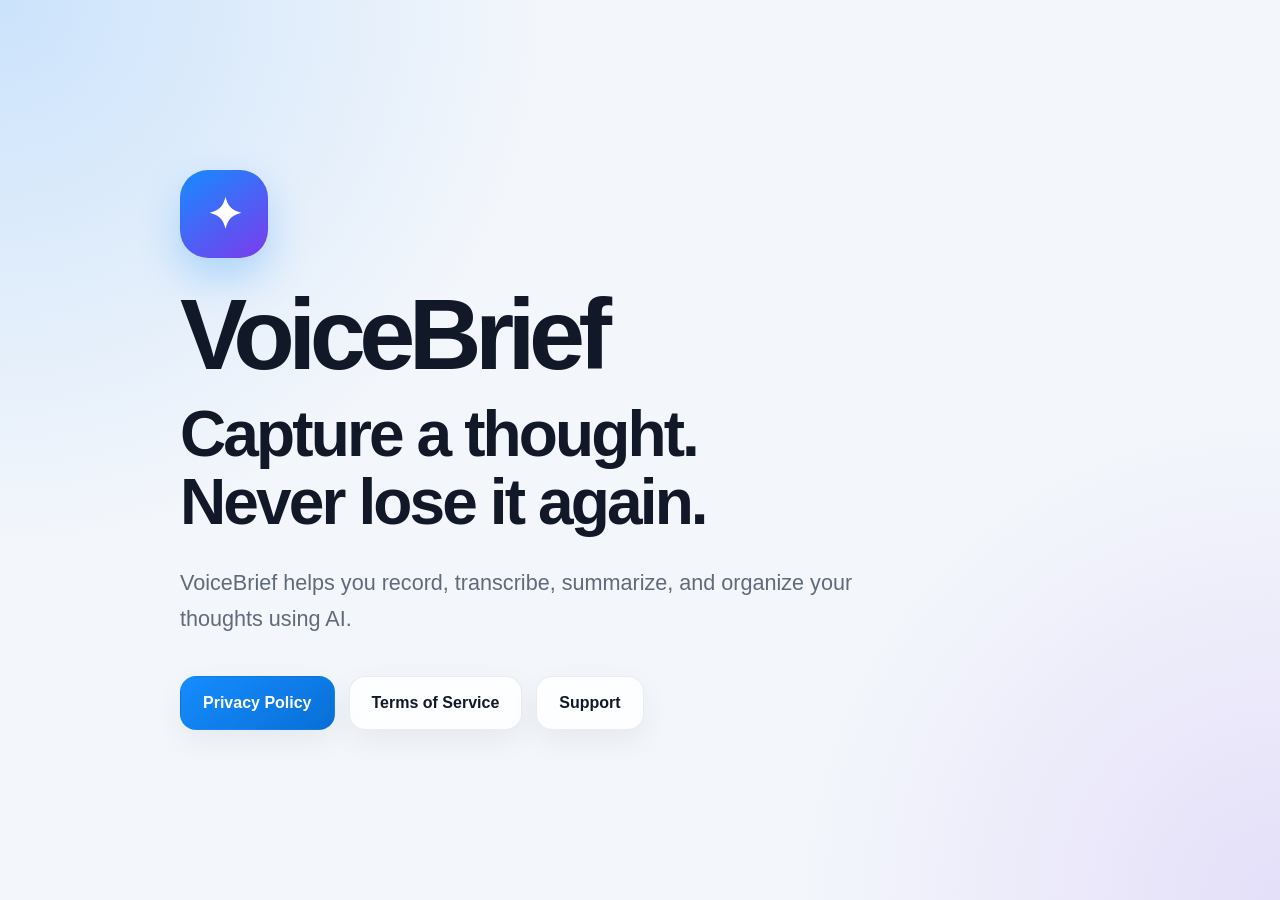
<file: index.html>
<!DOCTYPE html>
<html lang="en">
<head>
    <meta charset="UTF-8">
    <meta name="viewport" content="width=device-width, initial-scale=1.0">
    <title>VoiceBrief</title>

    <link rel="stylesheet" href="style.css">
</head>

<body>

<div class="container">

<h1>VoiceBrief</h1>

<h2>Capture a thought.<br>Never lose it again.</h2>

<p>
VoiceBrief helps you record, transcribe, summarize, and organize your thoughts using AI.
</p>

<div class="buttons">

<a href="privacy.html">Privacy Policy</a>

<a href="terms.html">Terms of Service</a>

<a href="support.html">Support</a>

</div>

</div>

</body>
</html>
</file>
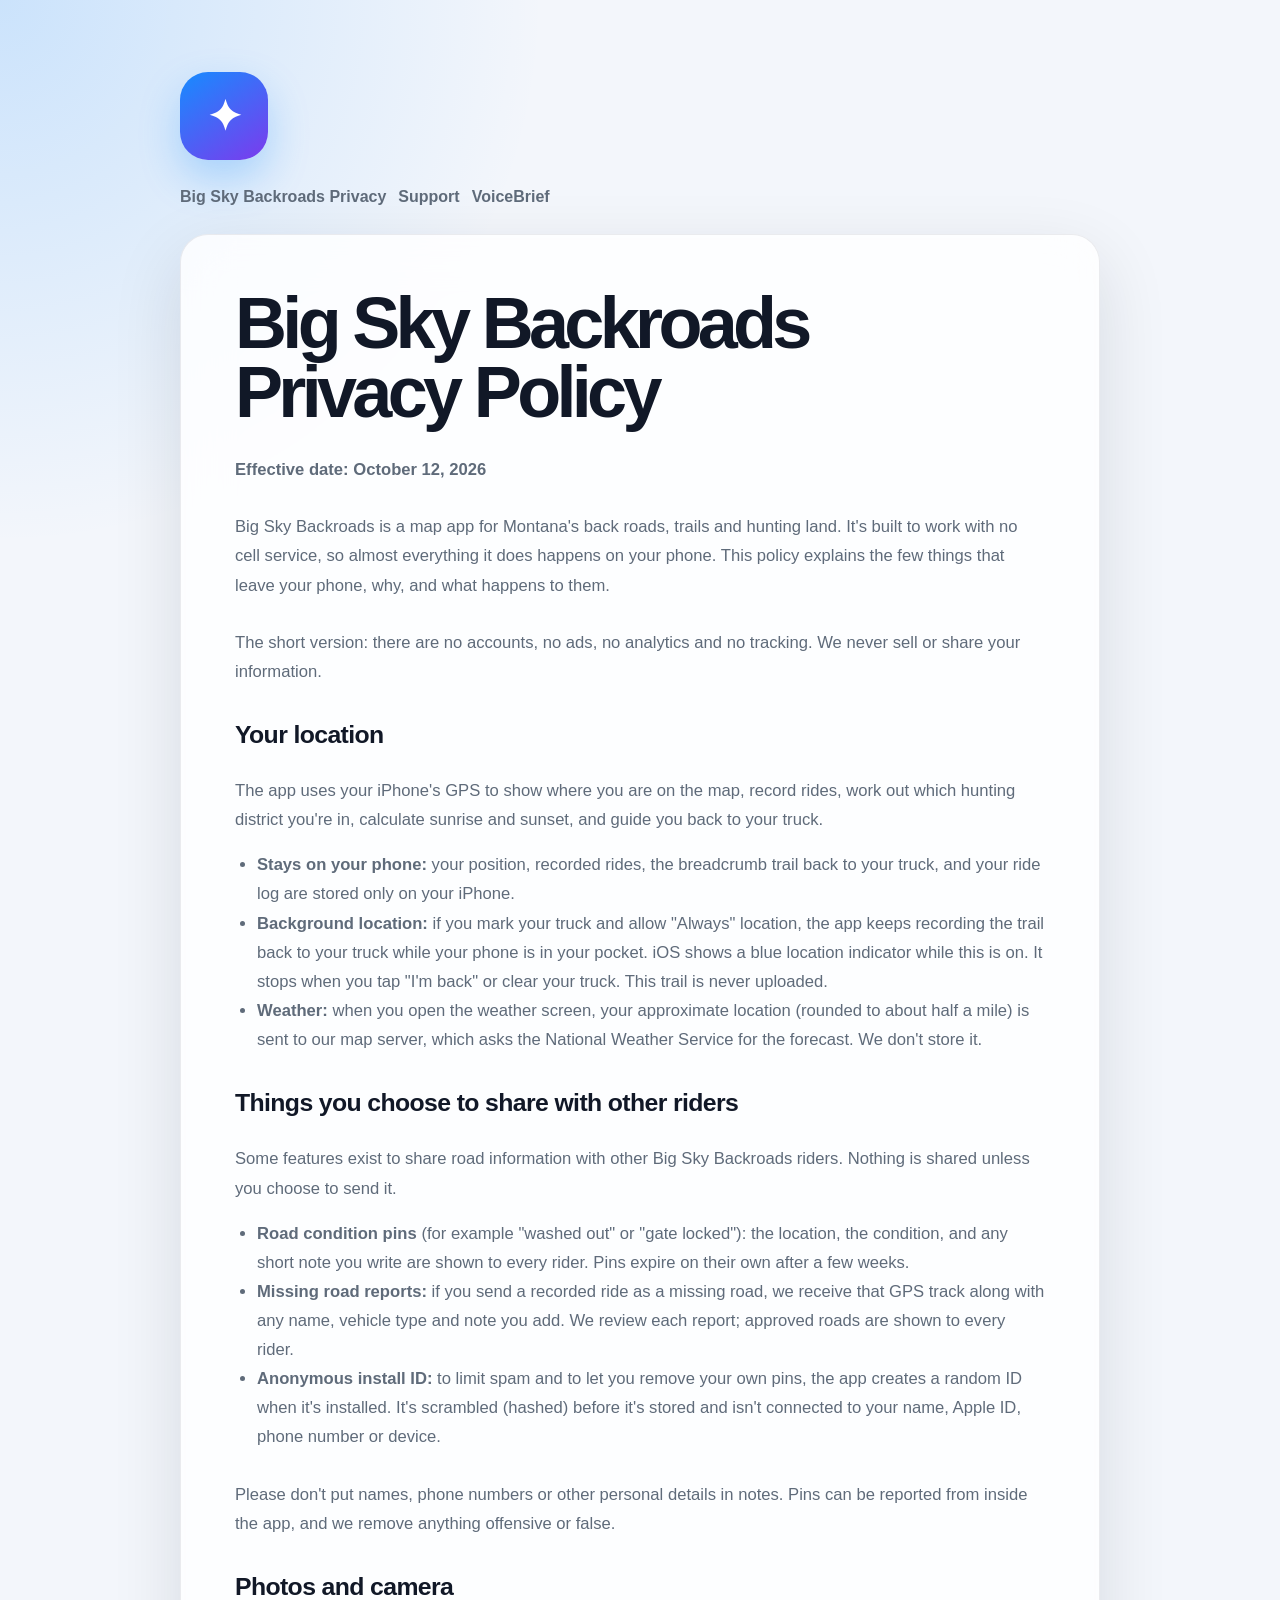
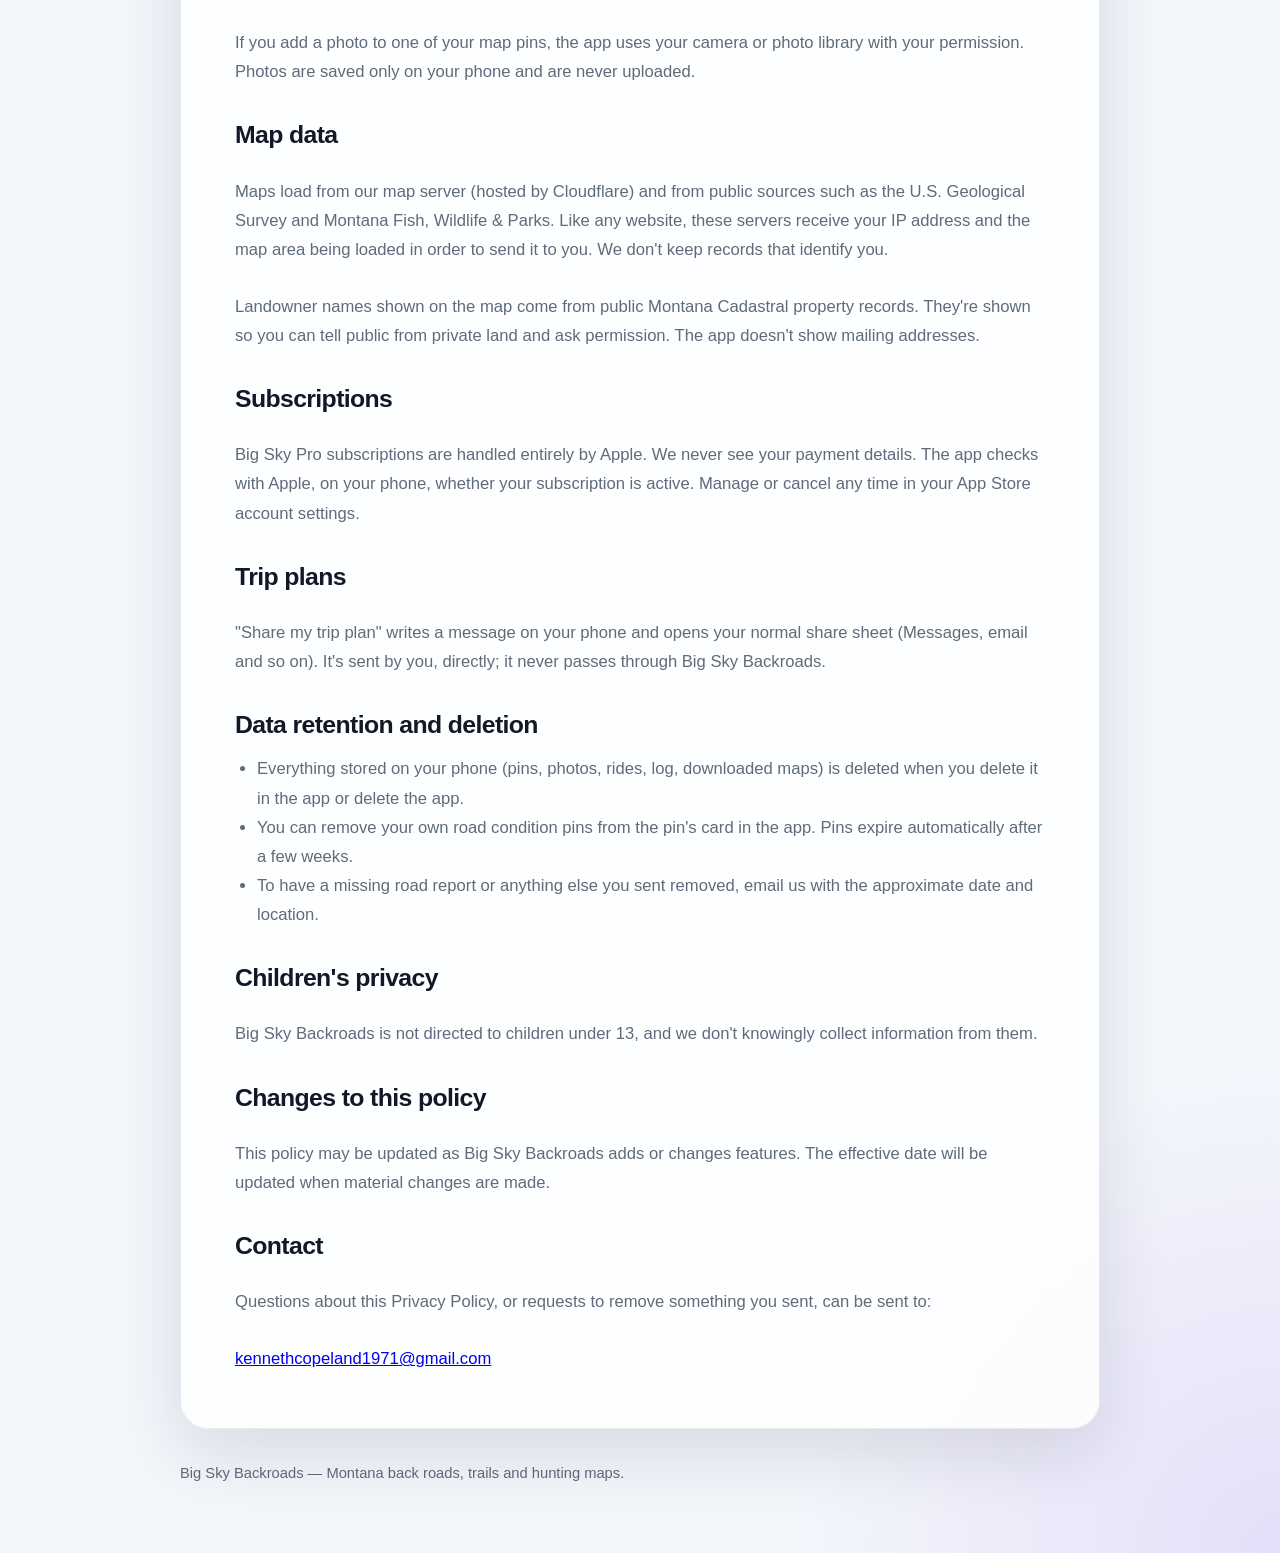
<file: bigsky-privacy.html>
<!DOCTYPE html>
<html lang="en">
<head>
    <meta charset="UTF-8">
    <meta name="viewport" content="width=device-width, initial-scale=1.0">
    <title>Big Sky Backroads Privacy Policy</title>
    <meta
        name="description"
        content="Privacy Policy for Big Sky Backroads, the Montana off-road, back roads and hunting map app for iPhone."
    >
    <link rel="stylesheet" href="style.css">
</head>

<body>

<main class="container policy-page">
    <nav class="site-nav" aria-label="Primary navigation">
        <a href="bigsky-privacy.html">Big Sky Backroads Privacy</a>
        <a href="bigsky-support.html">Support</a>
        <a href="index.html">VoiceBrief</a>
    </nav>

    <article class="policy-card">
        <h1>Big Sky Backroads Privacy Policy</h1>

        <p>
            <strong>Effective date: October 12, 2026</strong>
        </p>

        <p>
            Big Sky Backroads is a map app for Montana's back roads, trails and
            hunting land. It's built to work with no cell service, so almost
            everything it does happens on your phone. This policy explains the
            few things that leave your phone, why, and what happens to them.
        </p>

        <p>
            The short version: there are no accounts, no ads, no analytics and
            no tracking. We never sell or share your information.
        </p>

        <h2>Your location</h2>

        <p>
            The app uses your iPhone's GPS to show where you are on the map,
            record rides, work out which hunting district you're in, calculate
            sunrise and sunset, and guide you back to your truck.
        </p>

        <ul>
            <li>
                <strong>Stays on your phone:</strong> your position, recorded
                rides, the breadcrumb trail back to your truck, and your ride
                log are stored only on your iPhone.
            </li>
            <li>
                <strong>Background location:</strong> if you mark your truck
                and allow "Always" location, the app keeps recording the trail
                back to your truck while your phone is in your pocket. iOS
                shows a blue location indicator while this is on. It stops when
                you tap "I'm back" or clear your truck. This trail is never
                uploaded.
            </li>
            <li>
                <strong>Weather:</strong> when you open the weather screen,
                your approximate location (rounded to about half a mile) is
                sent to our map server, which asks the National Weather Service
                for the forecast. We don't store it.
            </li>
        </ul>

        <h2>Things you choose to share with other riders</h2>

        <p>
            Some features exist to share road information with other Big Sky
            Backroads riders. Nothing is shared unless you choose to send it.
        </p>

        <ul>
            <li>
                <strong>Road condition pins</strong> (for example "washed out"
                or "gate locked"): the location, the condition, and any short
                note you write are shown to every rider. Pins expire on their
                own after a few weeks.
            </li>
            <li>
                <strong>Missing road reports:</strong> if you send a recorded
                ride as a missing road, we receive that GPS track along with
                any name, vehicle type and note you add. We review each report;
                approved roads are shown to every rider.
            </li>
            <li>
                <strong>Anonymous install ID:</strong> to limit spam and to let
                you remove your own pins, the app creates a random ID when it's
                installed. It's scrambled (hashed) before it's stored and isn't
                connected to your name, Apple ID, phone number or device.
            </li>
        </ul>

        <p>
            Please don't put names, phone numbers or other personal details in
            notes. Pins can be reported from inside the app, and we remove
            anything offensive or false.
        </p>

        <h2>Photos and camera</h2>

        <p>
            If you add a photo to one of your map pins, the app uses your
            camera or photo library with your permission. Photos are saved only
            on your phone and are never uploaded.
        </p>

        <h2>Map data</h2>

        <p>
            Maps load from our map server (hosted by Cloudflare) and from
            public sources such as the U.S. Geological Survey and Montana Fish,
            Wildlife &amp; Parks. Like any website, these servers receive your
            IP address and the map area being loaded in order to send it to
            you. We don't keep records that identify you.
        </p>

        <p>
            Landowner names shown on the map come from public Montana Cadastral
            property records. They're shown so you can tell public from private
            land and ask permission. The app doesn't show mailing addresses.
        </p>

        <h2>Subscriptions</h2>

        <p>
            Big Sky Pro subscriptions are handled entirely by Apple. We never
            see your payment details. The app checks with Apple, on your phone,
            whether your subscription is active. Manage or cancel any time in
            your App Store account settings.
        </p>

        <h2>Trip plans</h2>

        <p>
            "Share my trip plan" writes a message on your phone and opens your
            normal share sheet (Messages, email and so on). It's sent by you,
            directly; it never passes through Big Sky Backroads.
        </p>

        <h2>Data retention and deletion</h2>

        <ul>
            <li>
                Everything stored on your phone (pins, photos, rides, log,
                downloaded maps) is deleted when you delete it in the app or
                delete the app.
            </li>
            <li>
                You can remove your own road condition pins from the pin's card
                in the app. Pins expire automatically after a few weeks.
            </li>
            <li>
                To have a missing road report or anything else you sent
                removed, email us with the approximate date and location.
            </li>
        </ul>

        <h2>Children's privacy</h2>

        <p>
            Big Sky Backroads is not directed to children under 13, and we
            don't knowingly collect information from them.
        </p>

        <h2>Changes to this policy</h2>

        <p>
            This policy may be updated as Big Sky Backroads adds or changes
            features. The effective date will be updated when material changes
            are made.
        </p>

        <h2>Contact</h2>

        <p>
            Questions about this Privacy Policy, or requests to remove
            something you sent, can be sent to:
        </p>

        <p>
            <a href="mailto:kennethcopeland1971@gmail.com">
                kennethcopeland1971@gmail.com
            </a>
        </p>
    </article>

    <footer class="footer">
        Big Sky Backroads — Montana back roads, trails and hunting maps.
    </footer>
</main>

</body>
</html>
</file>
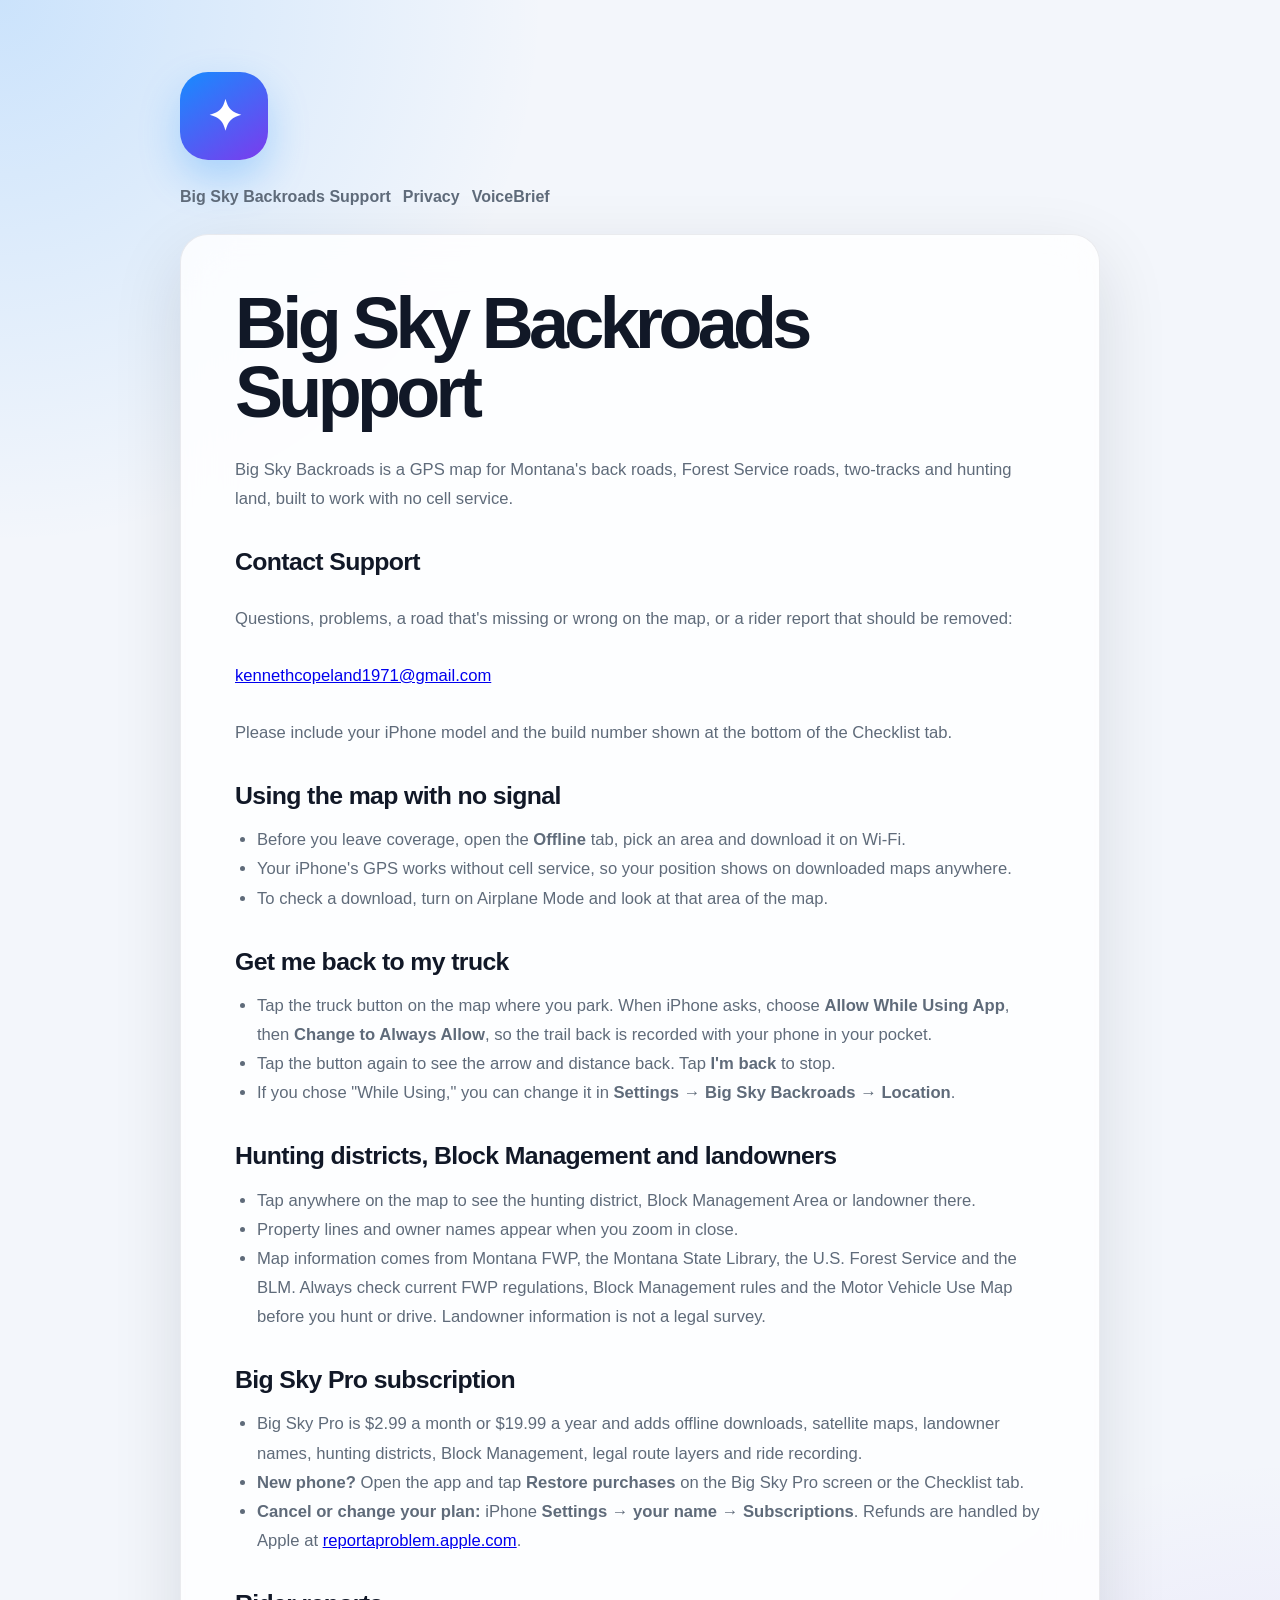
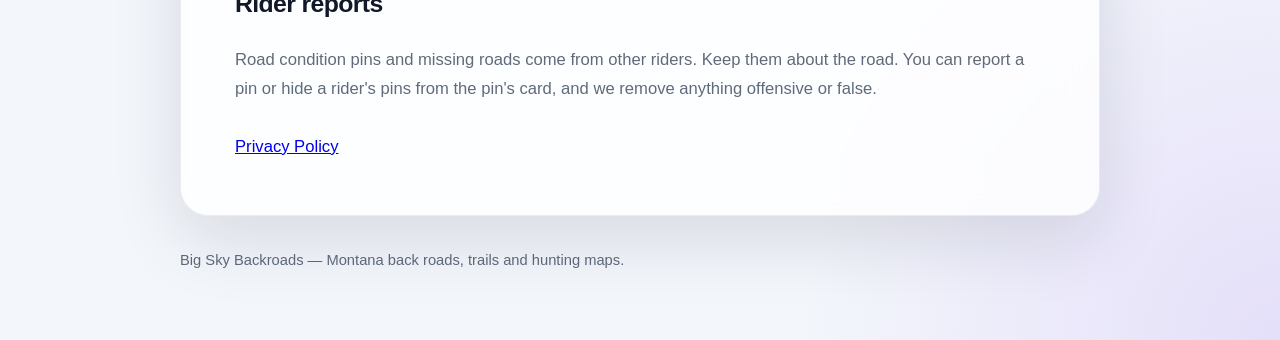
<file: bigsky-support.html>
<!DOCTYPE html>
<html lang="en">
<head>
    <meta charset="UTF-8">
    <meta name="viewport" content="width=device-width, initial-scale=1.0">

    <title>Big Sky Backroads Support</title>

    <meta
        name="description"
        content="Help and support for Big Sky Backroads, the Montana back roads, trails and hunting map app for iPhone."
    >

    <link rel="stylesheet" href="style.css">
</head>

<body>

<main class="container policy-page">

    <nav class="site-nav" aria-label="Primary navigation">
        <a href="bigsky-support.html">Big Sky Backroads Support</a>
        <a href="bigsky-privacy.html">Privacy</a>
        <a href="index.html">VoiceBrief</a>
    </nav>

    <article class="policy-card">

        <h1>Big Sky Backroads Support</h1>

        <p>
            Big Sky Backroads is a GPS map for Montana's back roads, Forest
            Service roads, two-tracks and hunting land, built to work with no
            cell service.
        </p>

        <h2>Contact Support</h2>

        <p>
            Questions, problems, a road that's missing or wrong on the map,
            or a rider report that should be removed:
        </p>

        <p>
            <a href="mailto:kennethcopeland1971@gmail.com?subject=Big%20Sky%20Backroads">
                kennethcopeland1971@gmail.com
            </a>
        </p>

        <p>
            Please include your iPhone model and the build number shown at the
            bottom of the Checklist tab.
        </p>

        <h2>Using the map with no signal</h2>

        <ul>
            <li>
                Before you leave coverage, open the <strong>Offline</strong>
                tab, pick an area and download it on Wi-Fi.
            </li>
            <li>
                Your iPhone's GPS works without cell service, so your position
                shows on downloaded maps anywhere.
            </li>
            <li>
                To check a download, turn on Airplane Mode and look at that
                area of the map.
            </li>
        </ul>

        <h2>Get me back to my truck</h2>

        <ul>
            <li>
                Tap the truck button on the map where you park. When iPhone
                asks, choose <strong>Allow While Using App</strong>, then
                <strong>Change to Always Allow</strong>, so the trail back is
                recorded with your phone in your pocket.
            </li>
            <li>
                Tap the button again to see the arrow and distance back. Tap
                <strong>I'm back</strong> to stop.
            </li>
            <li>
                If you chose "While Using," you can change it in
                <strong>Settings → Big Sky Backroads → Location</strong>.
            </li>
        </ul>

        <h2>Hunting districts, Block Management and landowners</h2>

        <ul>
            <li>
                Tap anywhere on the map to see the hunting district, Block
                Management Area or landowner there.
            </li>
            <li>
                Property lines and owner names appear when you zoom in close.
            </li>
            <li>
                Map information comes from Montana FWP, the Montana State
                Library, the U.S. Forest Service and the BLM. Always check
                current FWP regulations, Block Management rules and the Motor
                Vehicle Use Map before you hunt or drive. Landowner information
                is not a legal survey.
            </li>
        </ul>

        <h2>Big Sky Pro subscription</h2>

        <ul>
            <li>
                Big Sky Pro is $2.99 a month or $19.99 a year and adds offline
                downloads, satellite maps, landowner names, hunting districts,
                Block Management, legal route layers and ride recording.
            </li>
            <li>
                <strong>New phone?</strong> Open the app and tap
                <strong>Restore purchases</strong> on the Big Sky Pro screen or
                the Checklist tab.
            </li>
            <li>
                <strong>Cancel or change your plan:</strong> iPhone
                <strong>Settings → your name → Subscriptions</strong>. Refunds
                are handled by Apple at
                <a href="https://reportaproblem.apple.com">reportaproblem.apple.com</a>.
            </li>
        </ul>

        <h2>Rider reports</h2>

        <p>
            Road condition pins and missing roads come from other riders. Keep
            them about the road. You can report a pin or hide a rider's pins
            from the pin's card, and we remove anything offensive or false.
        </p>

        <p>
            <a href="bigsky-privacy.html">Privacy Policy</a>
        </p>

    </article>

    <footer class="footer">
        Big Sky Backroads — Montana back roads, trails and hunting maps.
    </footer>

</main>

</body>
</html>
</file>
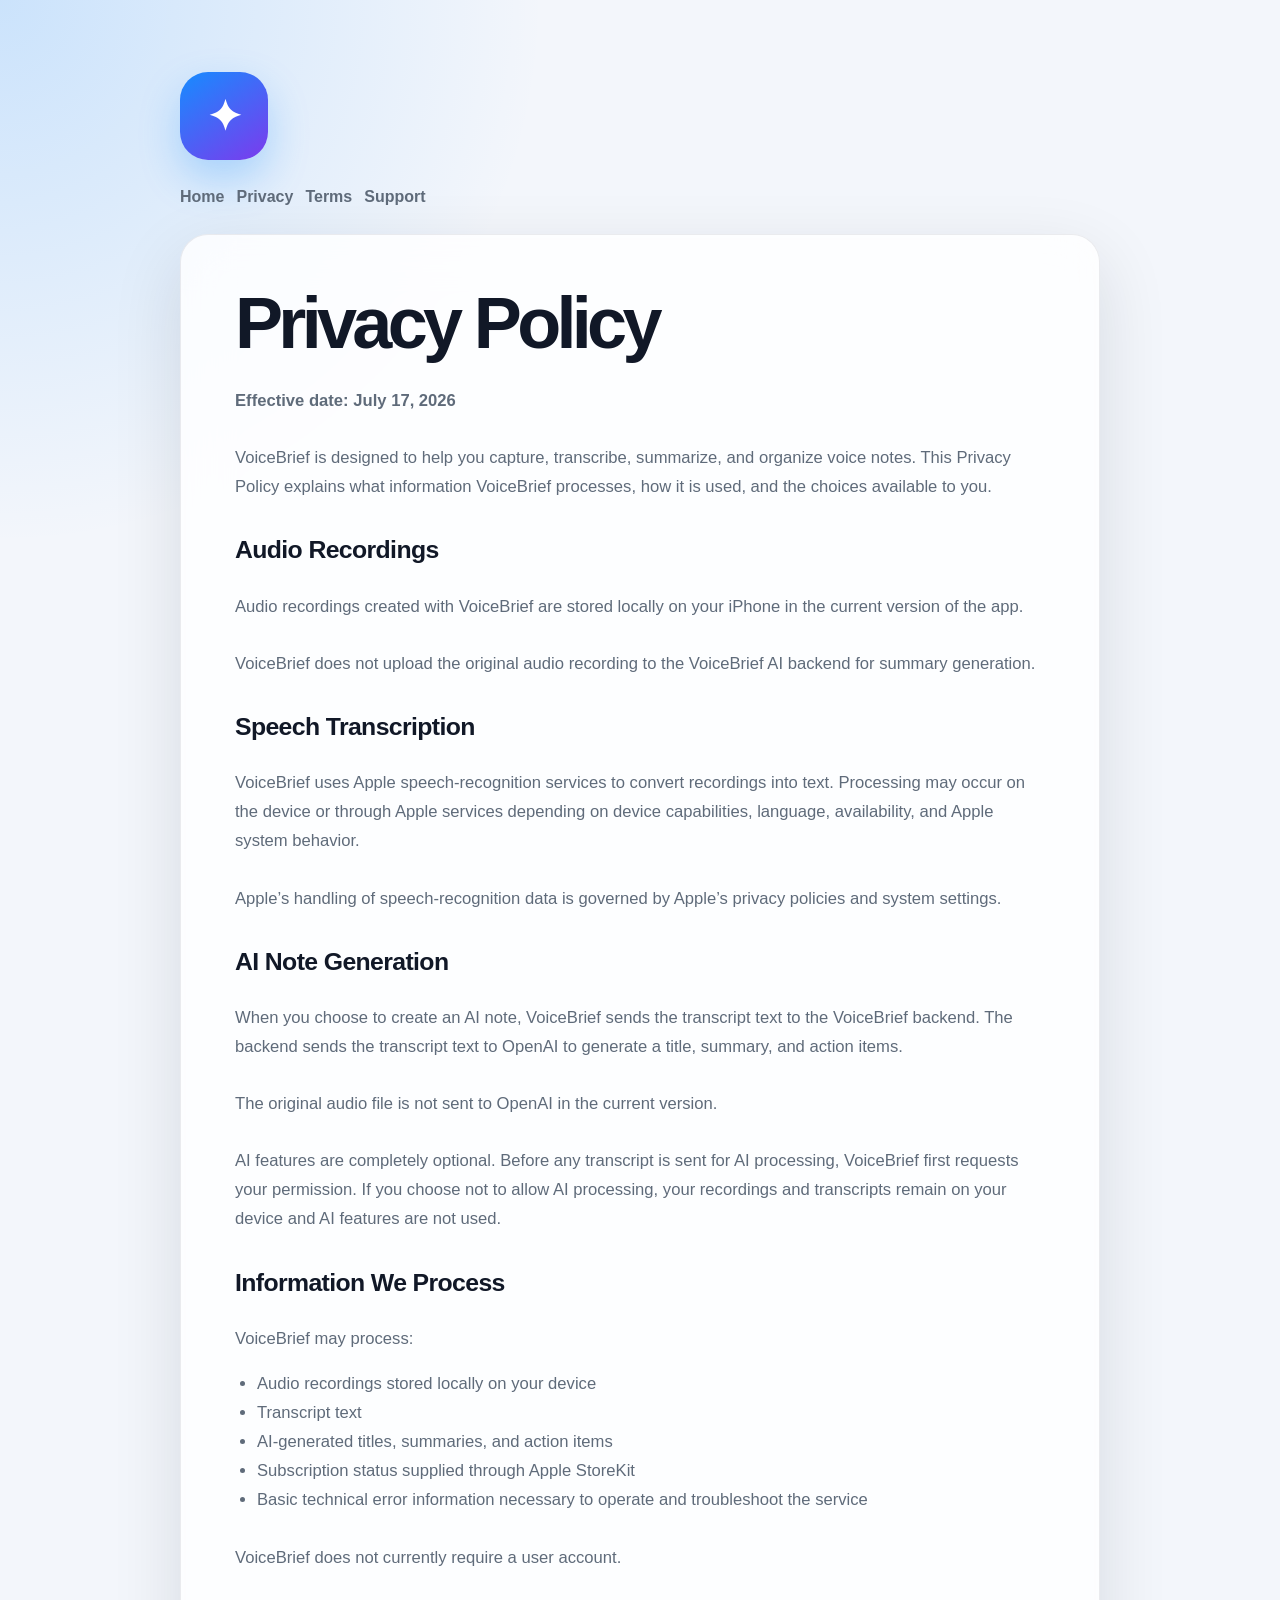
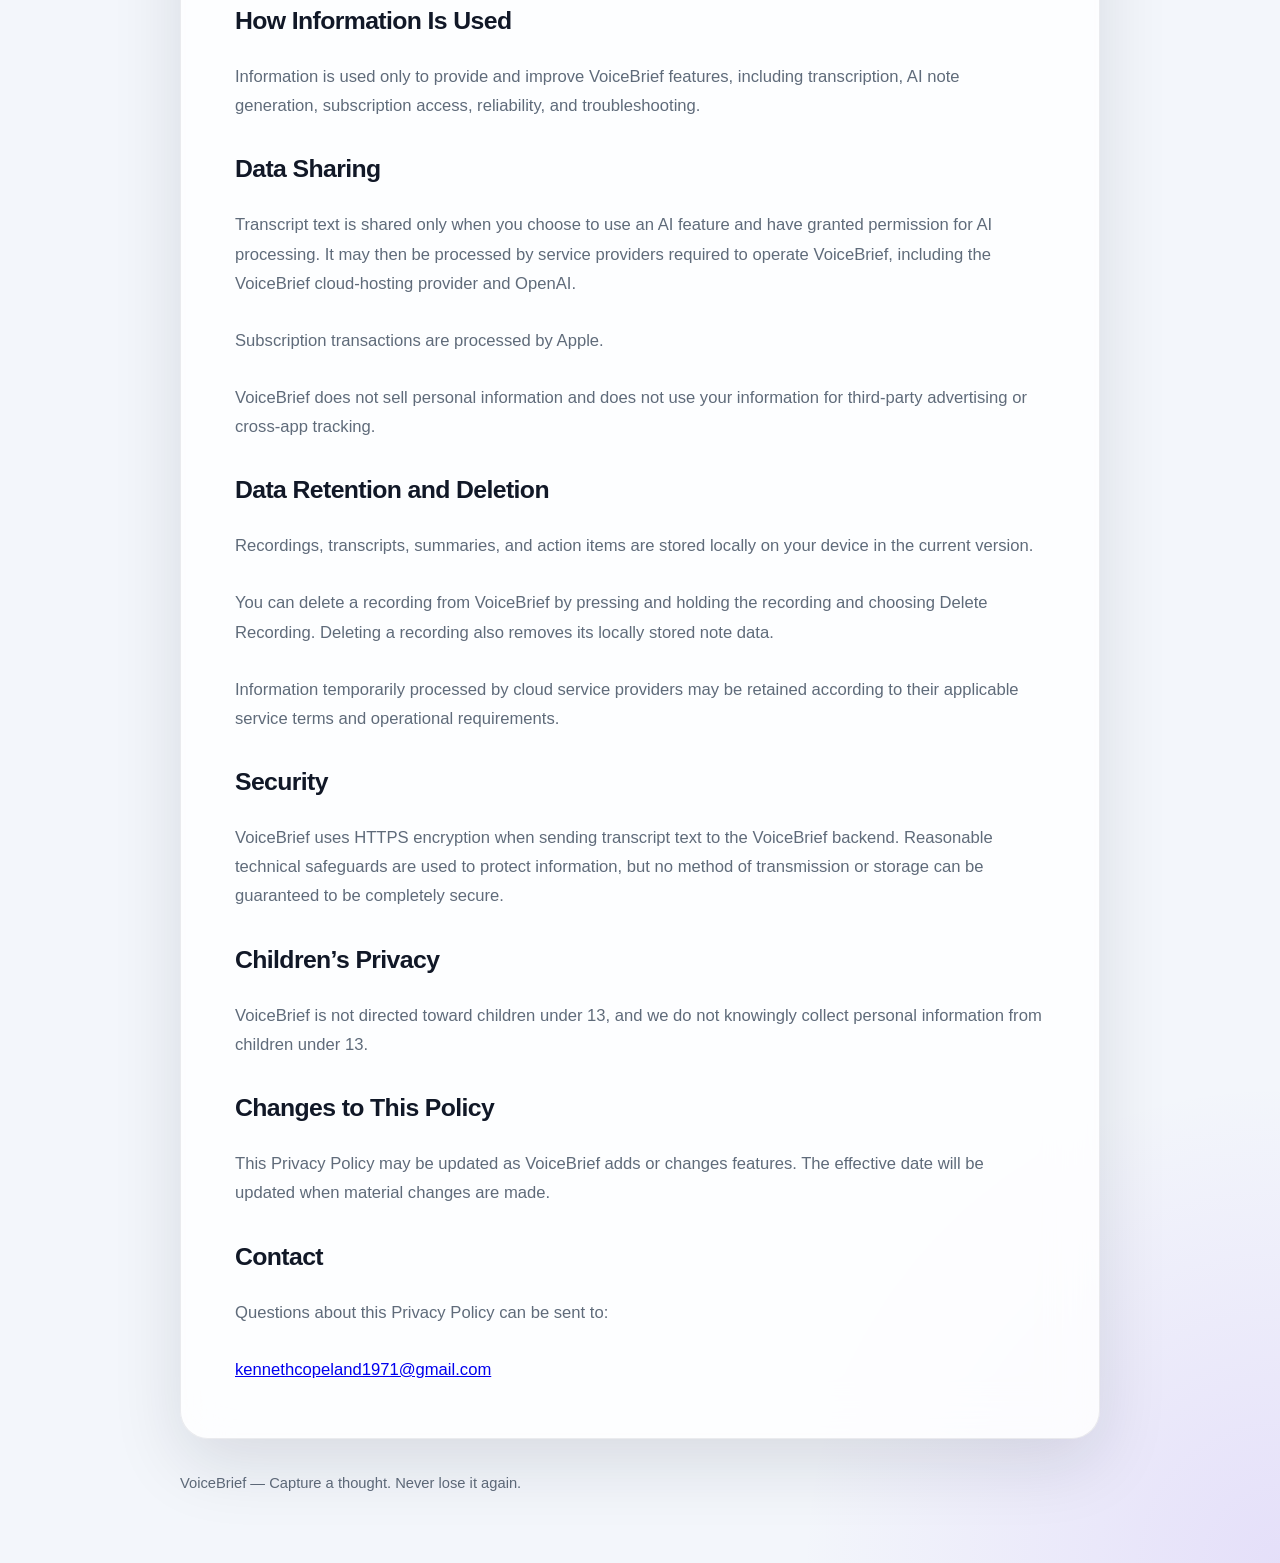
<file: privacy.html>
<!DOCTYPE html>
<html lang="en">
<head>
    <meta charset="UTF-8">
    <meta name="viewport" content="width=device-width, initial-scale=1.0">
    <title>VoiceBrief Privacy Policy</title>
    <meta
        name="description"
        content="Privacy Policy for VoiceBrief, the AI-powered voice note app for iPhone and Apple Watch."
    >
    <link rel="stylesheet" href="style.css">
</head>

<body>

<main class="container policy-page">
    <nav class="site-nav" aria-label="Primary navigation">
        <a href="index.html">Home</a>
        <a href="privacy.html">Privacy</a>
        <a href="terms.html">Terms</a>
        <a href="support.html">Support</a>
    </nav>

    <article class="policy-card">
        <h1>Privacy Policy</h1>

        <p>
            <strong>Effective date: July 17, 2026</strong>
        </p>

        <p>
            VoiceBrief is designed to help you capture, transcribe, summarize,
            and organize voice notes. This Privacy Policy explains what
            information VoiceBrief processes, how it is used, and the choices
            available to you.
        </p>

        <h2>Audio Recordings</h2>

        <p>
            Audio recordings created with VoiceBrief are stored locally on your
            iPhone in the current version of the app.
        </p>

        <p>
            VoiceBrief does not upload the original audio recording to the
            VoiceBrief AI backend for summary generation.
        </p>

        <h2>Speech Transcription</h2>

        <p>
            VoiceBrief uses Apple speech-recognition services to convert
            recordings into text. Processing may occur on the device or through
            Apple services depending on device capabilities, language,
            availability, and Apple system behavior.
        </p>

        <p>
            Apple’s handling of speech-recognition data is governed by Apple’s
            privacy policies and system settings.
        </p>

        <h2>AI Note Generation</h2>

        <p>
            When you choose to create an AI note, VoiceBrief sends the
            transcript text to the VoiceBrief backend. The backend sends the
            transcript text to OpenAI to generate a title, summary, and action
            items.
        </p>

        <p>
            The original audio file is not sent to OpenAI in the current
            version.
        </p>
        <p> 
            AI features are completely optional. Before any transcript is sent for AI processing, 
            VoiceBrief first requests your permission. If you choose not to allow AI processing, 
            your recordings and transcripts remain on your device and AI features are not used.
        </p>

        <h2>Information We Process</h2>

        <p>VoiceBrief may process:</p>

        <ul>
            <li>Audio recordings stored locally on your device</li>
            <li>Transcript text</li>
            <li>AI-generated titles, summaries, and action items</li>
            <li>Subscription status supplied through Apple StoreKit</li>
            <li>
                Basic technical error information necessary to operate and
                troubleshoot the service
            </li>
        </ul>

        <p>
            VoiceBrief does not currently require a user account.
        </p>

        <h2>How Information Is Used</h2>

        <p>
            Information is used only to provide and improve VoiceBrief features,
            including transcription, AI note generation, subscription access,
            reliability, and troubleshooting.
        </p>

        <h2>Data Sharing</h2>

        <p>
            Transcript text is shared only when you choose to use an AI feature and have granted permission for AI processing. 
            It may then be processed by service providers required to operate VoiceBrief, 
            including the VoiceBrief cloud-hosting provider and OpenAI.
        </p>

        <p>
            Subscription transactions are processed by Apple.
        </p>

        <p>
            VoiceBrief does not sell personal information and does not use your
            information for third-party advertising or cross-app tracking.
        </p>

        <h2>Data Retention and Deletion</h2>

        <p>
            Recordings, transcripts, summaries, and action items are stored
            locally on your device in the current version.
        </p>

        <p>
            You can delete a recording from VoiceBrief by pressing and holding
            the recording and choosing Delete Recording. Deleting a recording
            also removes its locally stored note data.
        </p>

        <p>
            Information temporarily processed by cloud service providers may be
            retained according to their applicable service terms and
            operational requirements.
        </p>

        <h2>Security</h2>

        <p>
            VoiceBrief uses HTTPS encryption when sending transcript text to
            the VoiceBrief backend. Reasonable technical safeguards are used to
            protect information, but no method of transmission or storage can
            be guaranteed to be completely secure.
        </p>

        <h2>Children’s Privacy</h2>

        <p>
            VoiceBrief is not directed toward children under 13, and we do not
            knowingly collect personal information from children under 13.
        </p>

        <h2>Changes to This Policy</h2>

        <p>
            This Privacy Policy may be updated as VoiceBrief adds or changes
            features. The effective date will be updated when material changes
            are made.
        </p>

        <h2>Contact</h2>

        <p>
            Questions about this Privacy Policy can be sent to:
        </p>

        <p>
            <a href="mailto:kennethcopeland1971@gmail.com">
                kennethcopeland1971@gmail.com
            </a>
        </p>
    </article>

    <footer class="footer">
        VoiceBrief — Capture a thought. Never lose it again.
    </footer>
</main>

</body>
</html>
</file>
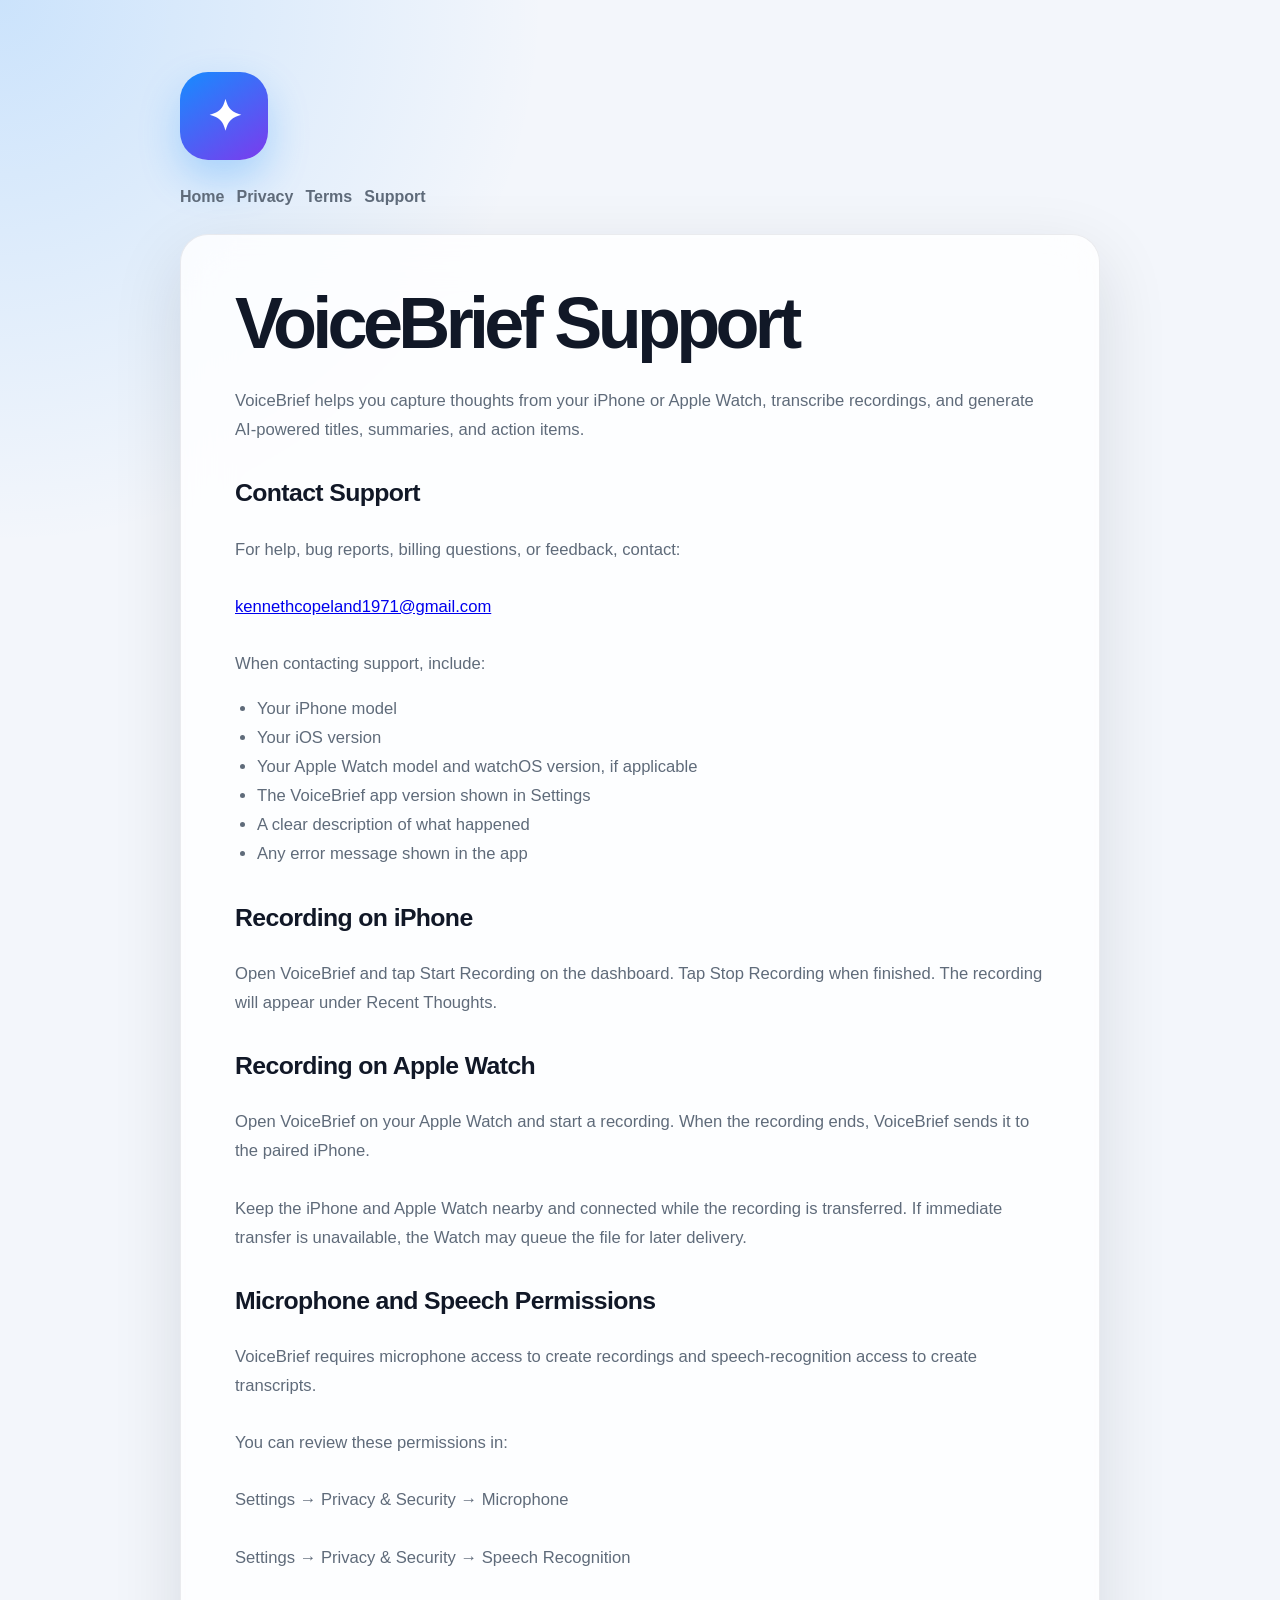
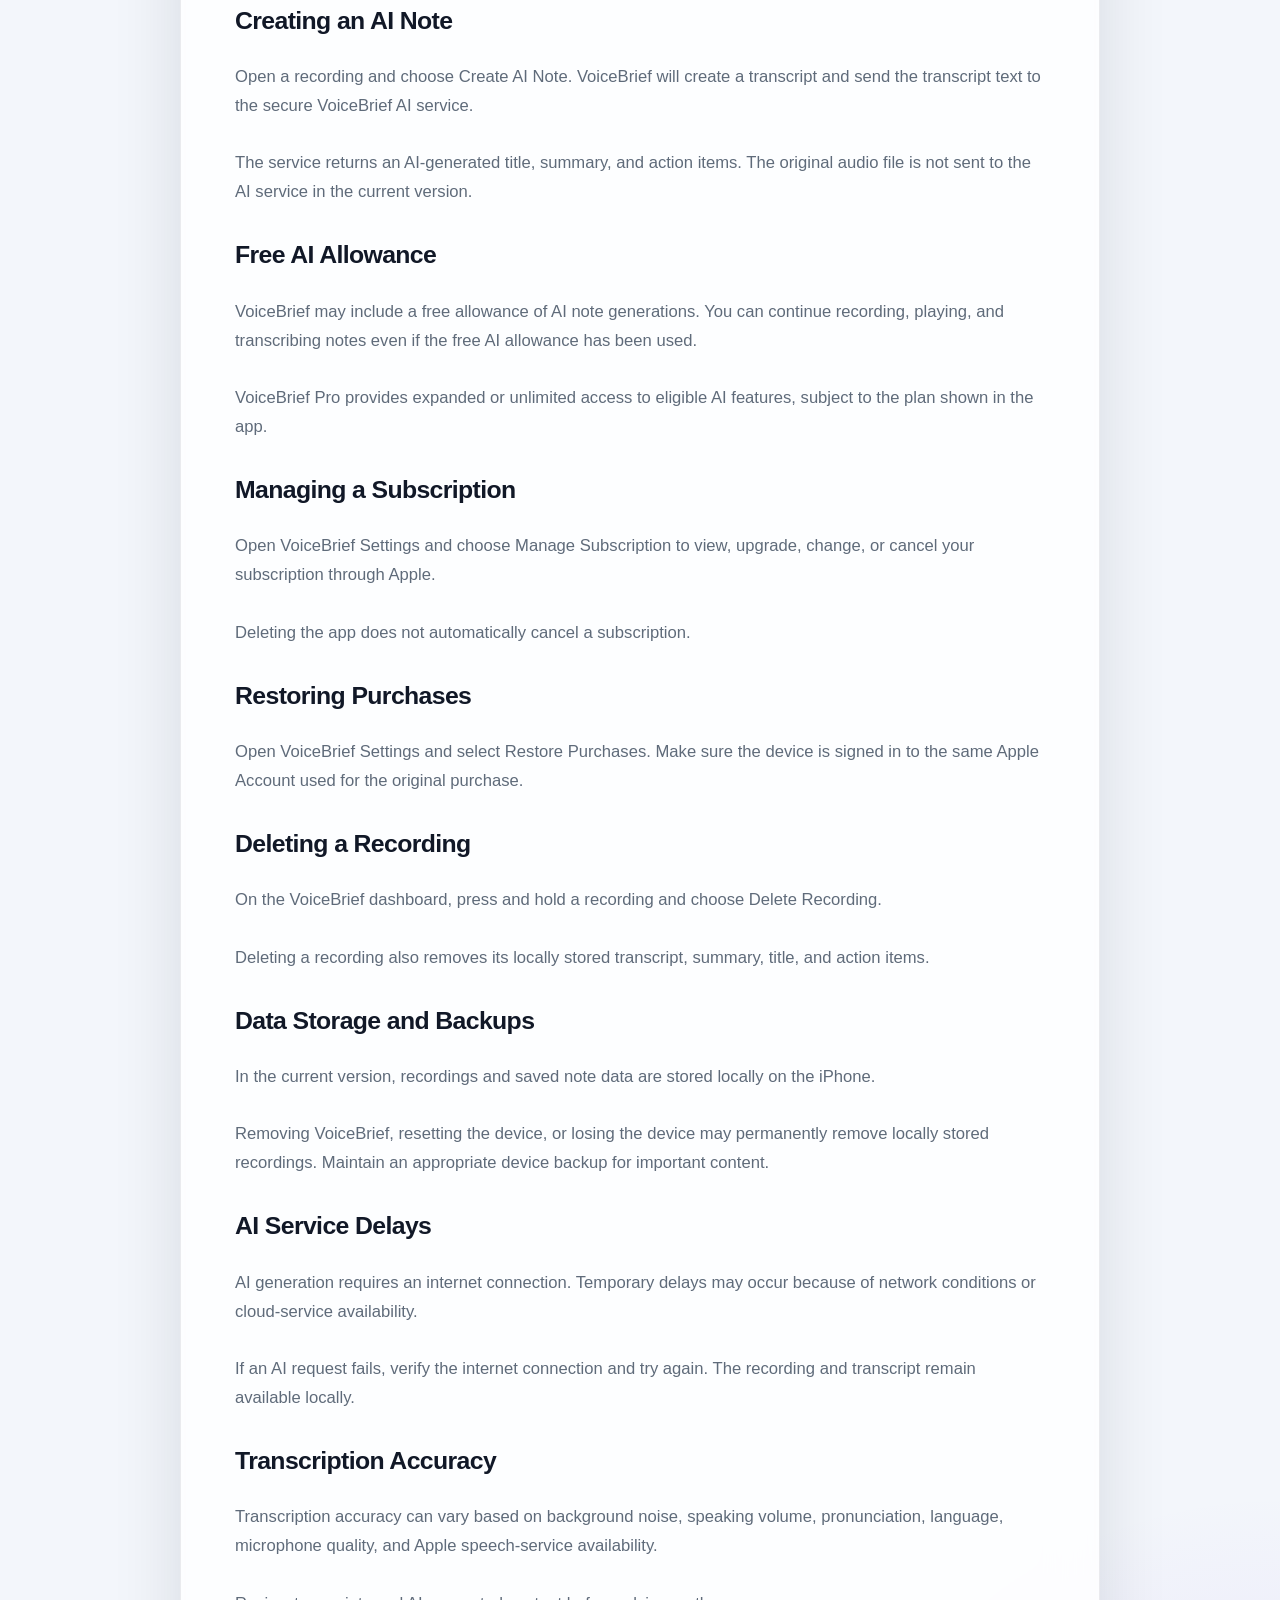
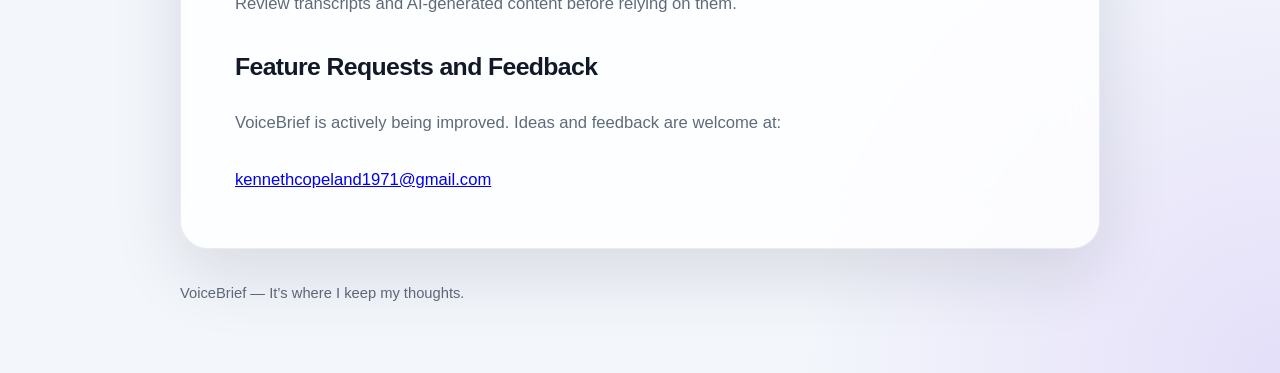
<file: support.html>
<!DOCTYPE html>
<html lang="en">
<head>
    <meta charset="UTF-8">
    <meta name="viewport" content="width=device-width, initial-scale=1.0">

    <title>VoiceBrief Support</title>

    <meta
        name="description"
        content="Support and help information for VoiceBrief on iPhone and Apple Watch."
    >

    <link rel="stylesheet" href="style.css">
</head>

<body>

<main class="container policy-page">

    <nav class="site-nav" aria-label="Primary navigation">
        <a href="index.html">Home</a>
        <a href="privacy.html">Privacy</a>
        <a href="terms.html">Terms</a>
        <a href="support.html">Support</a>
    </nav>

    <article class="policy-card">

        <h1>VoiceBrief Support</h1>

        <p>
            VoiceBrief helps you capture thoughts from your iPhone or Apple
            Watch, transcribe recordings, and generate AI-powered titles,
            summaries, and action items.
        </p>

        <h2>Contact Support</h2>

        <p>
            For help, bug reports, billing questions, or feedback, contact:
        </p>

        <p>
            <a href="mailto:kennethcopeland1971@gmail.com">
                kennethcopeland1971@gmail.com
            </a>
        </p>

        <p>
            When contacting support, include:
        </p>

        <ul>
            <li>Your iPhone model</li>
            <li>Your iOS version</li>
            <li>Your Apple Watch model and watchOS version, if applicable</li>
            <li>The VoiceBrief app version shown in Settings</li>
            <li>A clear description of what happened</li>
            <li>Any error message shown in the app</li>
        </ul>

        <h2>Recording on iPhone</h2>

        <p>
            Open VoiceBrief and tap Start Recording on the dashboard. Tap Stop
            Recording when finished. The recording will appear under Recent
            Thoughts.
        </p>

        <h2>Recording on Apple Watch</h2>

        <p>
            Open VoiceBrief on your Apple Watch and start a recording. When the
            recording ends, VoiceBrief sends it to the paired iPhone.
        </p>

        <p>
            Keep the iPhone and Apple Watch nearby and connected while the
            recording is transferred. If immediate transfer is unavailable,
            the Watch may queue the file for later delivery.
        </p>

        <h2>Microphone and Speech Permissions</h2>

        <p>
            VoiceBrief requires microphone access to create recordings and
            speech-recognition access to create transcripts.
        </p>

        <p>
            You can review these permissions in:
        </p>

        <p>
            Settings → Privacy &amp; Security → Microphone
        </p>

        <p>
            Settings → Privacy &amp; Security → Speech Recognition
        </p>

        <h2>Creating an AI Note</h2>

        <p>
            Open a recording and choose Create AI Note. VoiceBrief will create
            a transcript and send the transcript text to the secure VoiceBrief
            AI service.
        </p>

        <p>
            The service returns an AI-generated title, summary, and action
            items. The original audio file is not sent to the AI service in the
            current version.
        </p>

        <h2>Free AI Allowance</h2>

        <p>
            VoiceBrief may include a free allowance of AI note generations.
            You can continue recording, playing, and transcribing notes even if
            the free AI allowance has been used.
        </p>

        <p>
            VoiceBrief Pro provides expanded or unlimited access to eligible AI
            features, subject to the plan shown in the app.
        </p>

        <h2>Managing a Subscription</h2>

        <p>
            Open VoiceBrief Settings and choose Manage Subscription to view,
            upgrade, change, or cancel your subscription through Apple.
        </p>

        <p>
            Deleting the app does not automatically cancel a subscription.
        </p>

        <h2>Restoring Purchases</h2>

        <p>
            Open VoiceBrief Settings and select Restore Purchases. Make sure
            the device is signed in to the same Apple Account used for the
            original purchase.
        </p>

        <h2>Deleting a Recording</h2>

        <p>
            On the VoiceBrief dashboard, press and hold a recording and choose
            Delete Recording.
        </p>

        <p>
            Deleting a recording also removes its locally stored transcript,
            summary, title, and action items.
        </p>

        <h2>Data Storage and Backups</h2>

        <p>
            In the current version, recordings and saved note data are stored
            locally on the iPhone.
        </p>

        <p>
            Removing VoiceBrief, resetting the device, or losing the device may
            permanently remove locally stored recordings. Maintain an
            appropriate device backup for important content.
        </p>

        <h2>AI Service Delays</h2>

        <p>
            AI generation requires an internet connection. Temporary delays may
            occur because of network conditions or cloud-service availability.
        </p>

        <p>
            If an AI request fails, verify the internet connection and try
            again. The recording and transcript remain available locally.
        </p>

        <h2>Transcription Accuracy</h2>

        <p>
            Transcription accuracy can vary based on background noise, speaking
            volume, pronunciation, language, microphone quality, and Apple
            speech-service availability.
        </p>

        <p>
            Review transcripts and AI-generated content before relying on them.
        </p>

        <h2>Feature Requests and Feedback</h2>

        <p>
            VoiceBrief is actively being improved. Ideas and feedback are
            welcome at:
        </p>

        <p>
            <a href="mailto:kennethcopeland1971@gmail.com">
                kennethcopeland1971@gmail.com
            </a>
        </p>

    </article>

    <footer class="footer">
        VoiceBrief — It’s where I keep my thoughts.
    </footer>

</main>

</body>
</html>
</file>
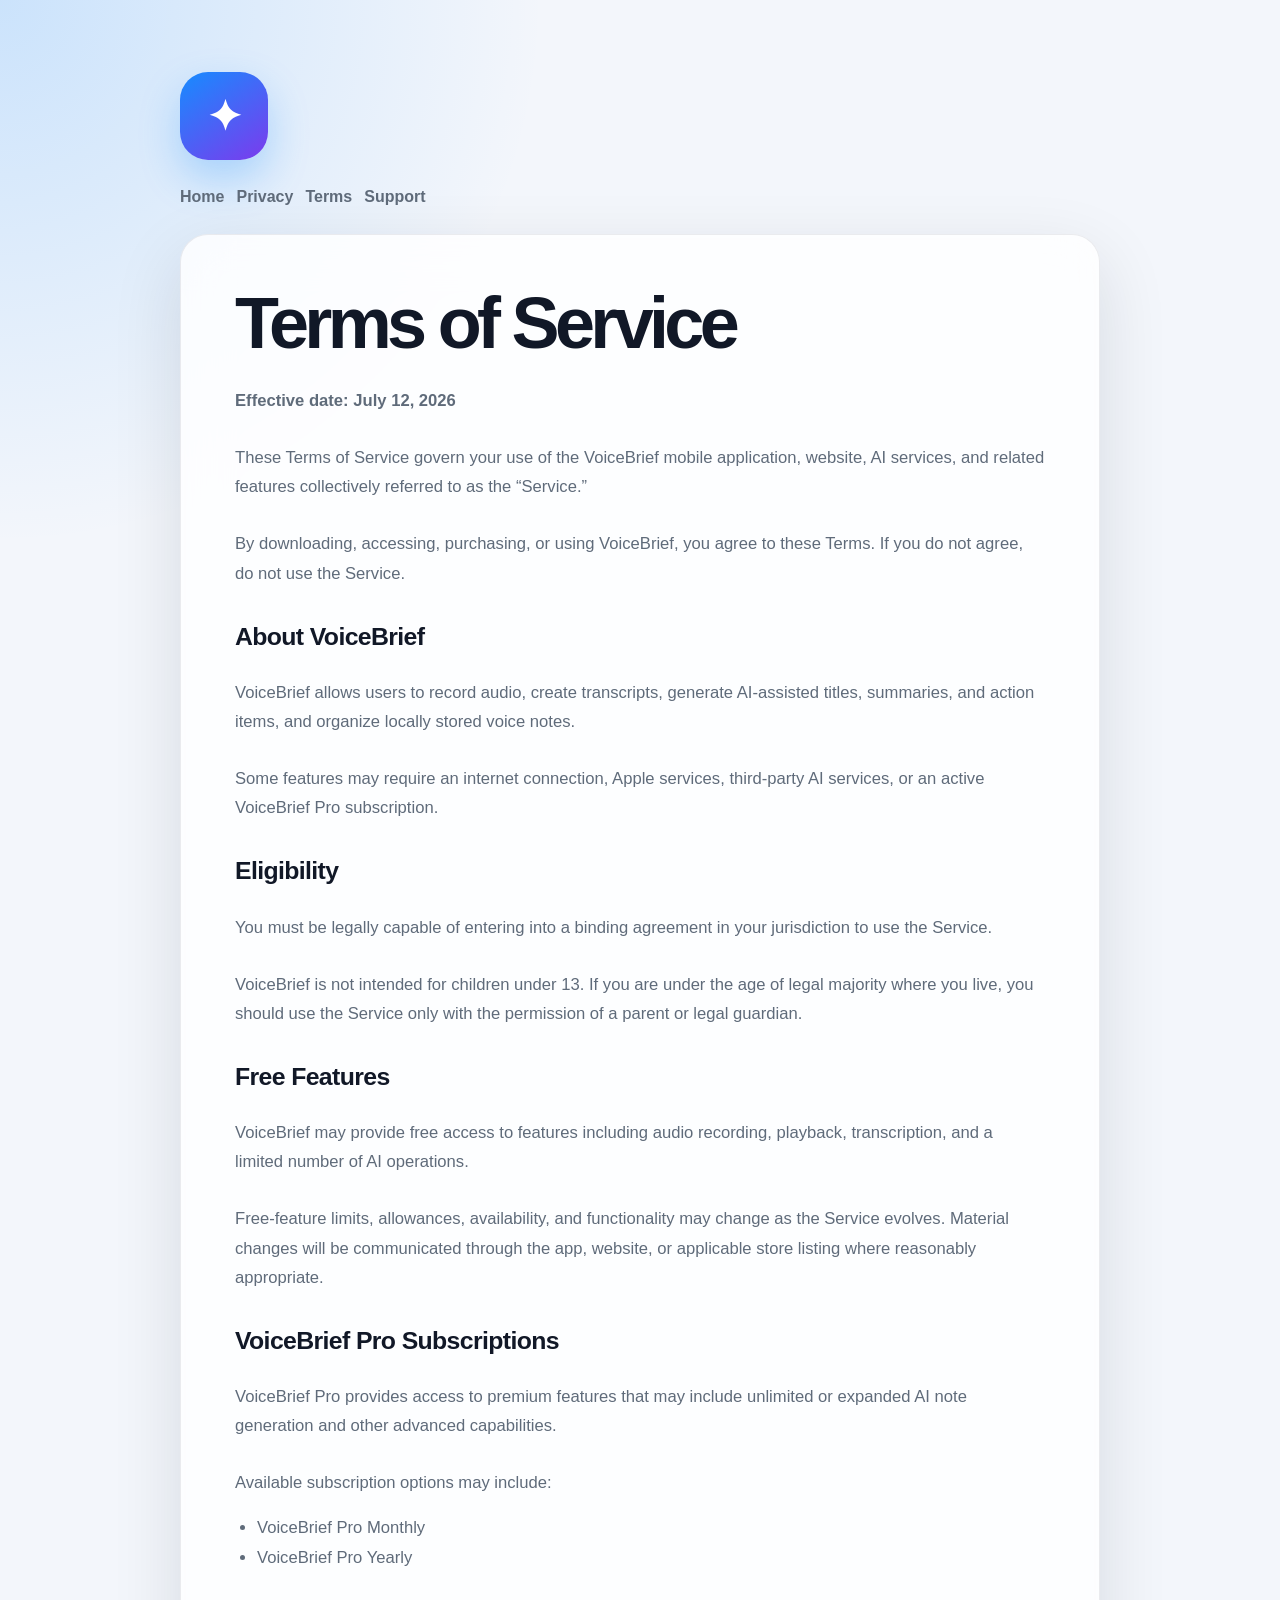
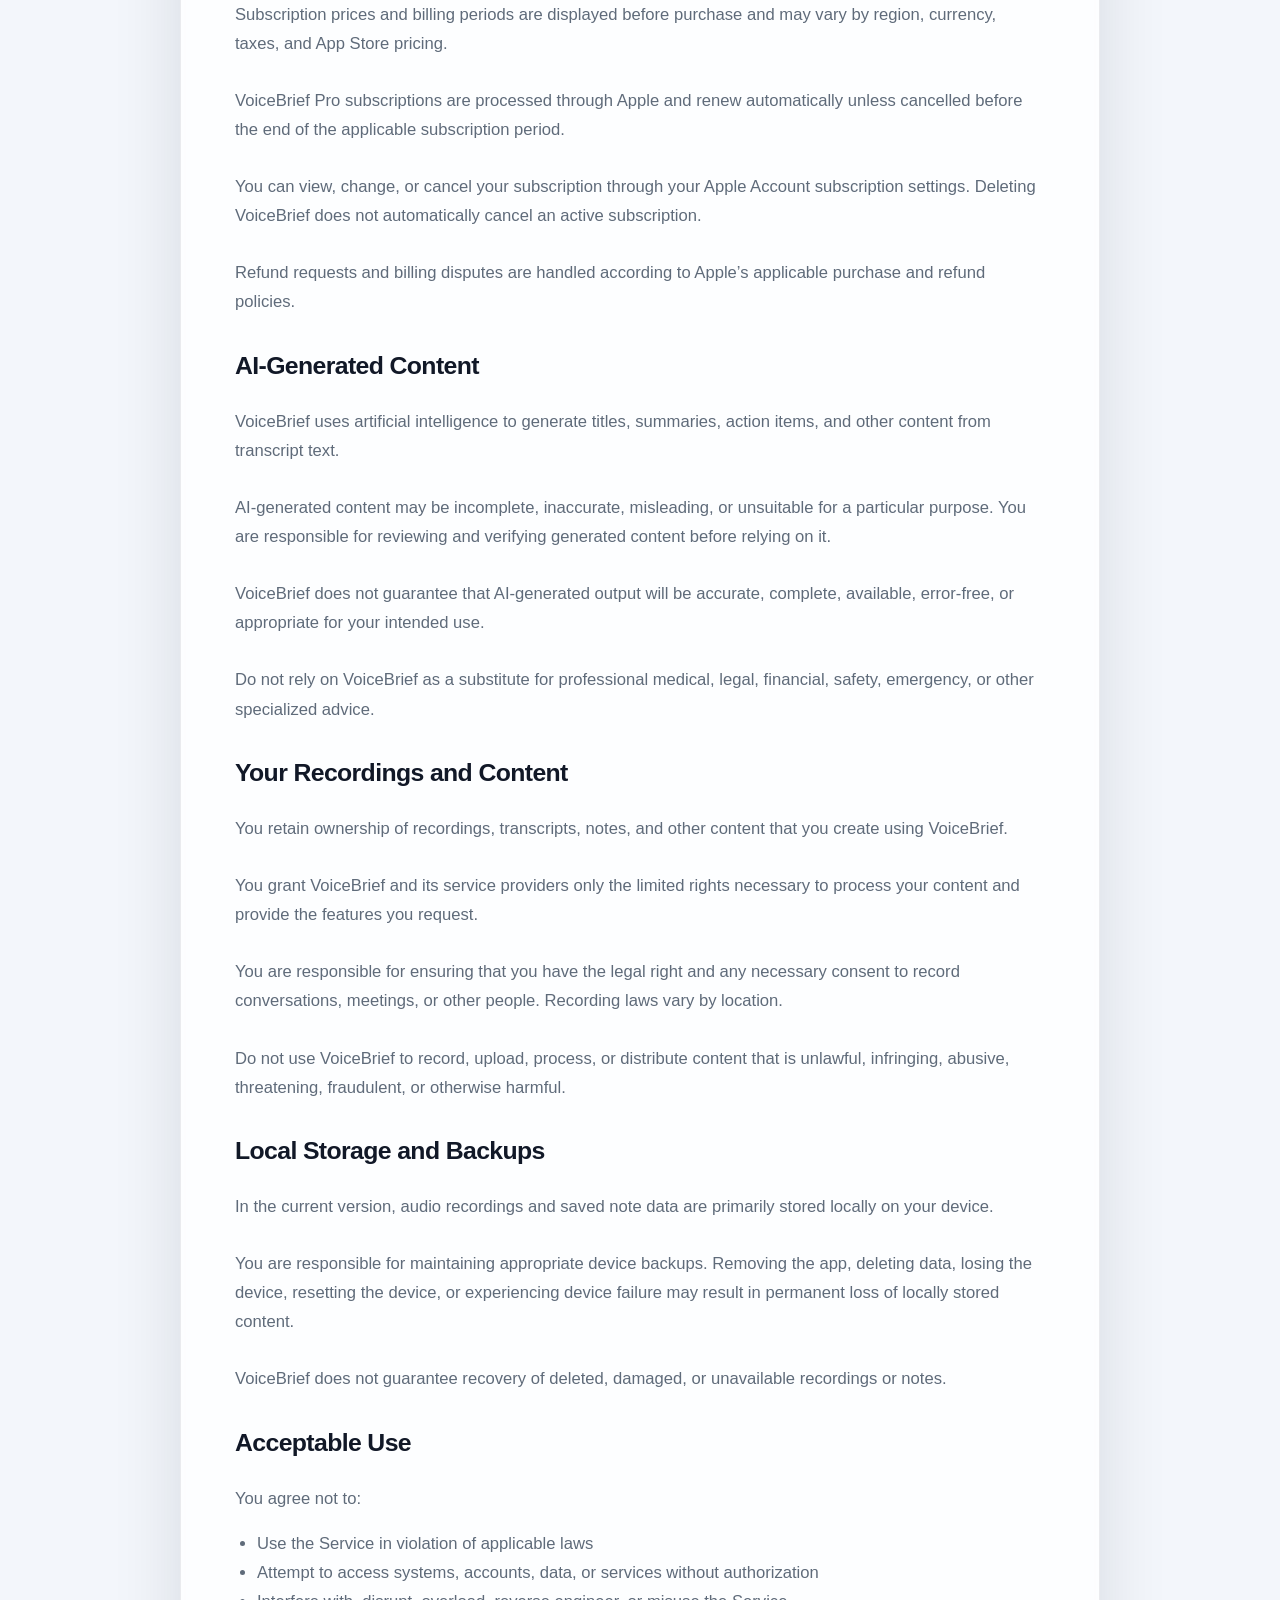
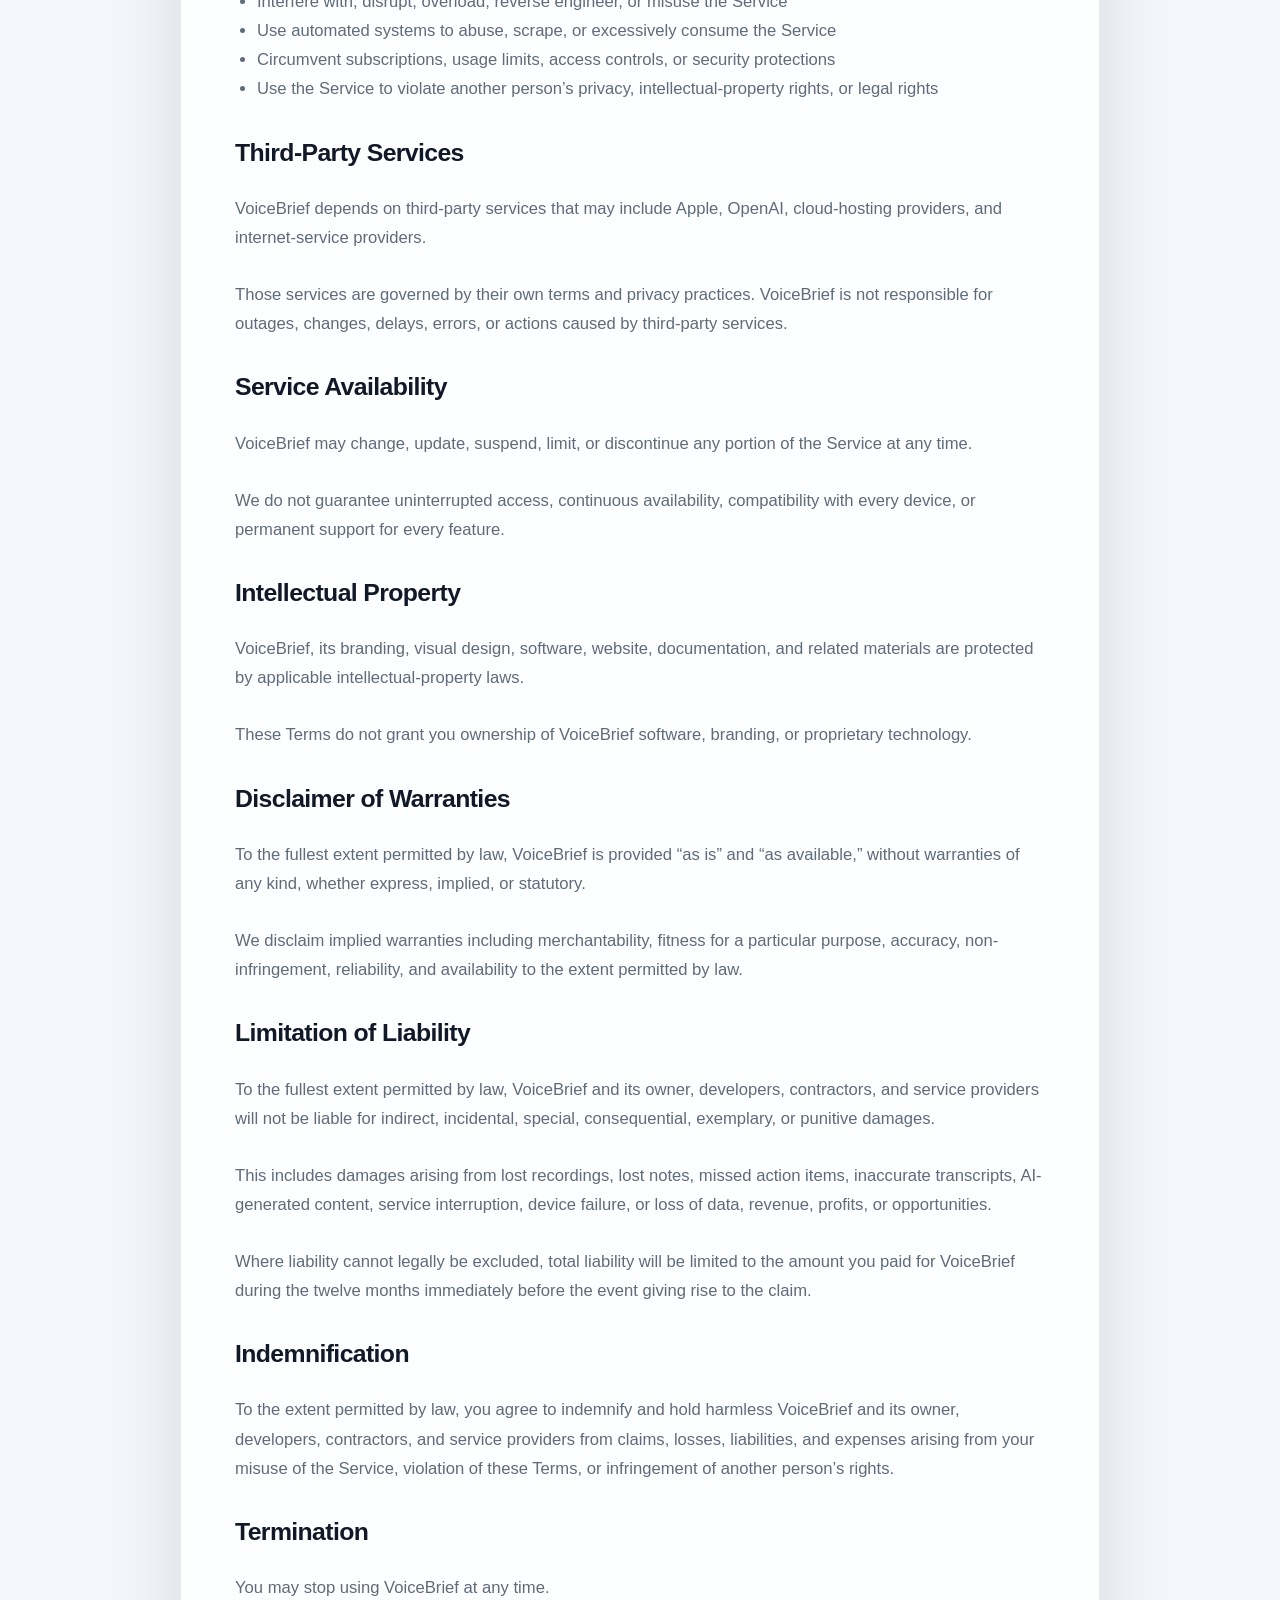
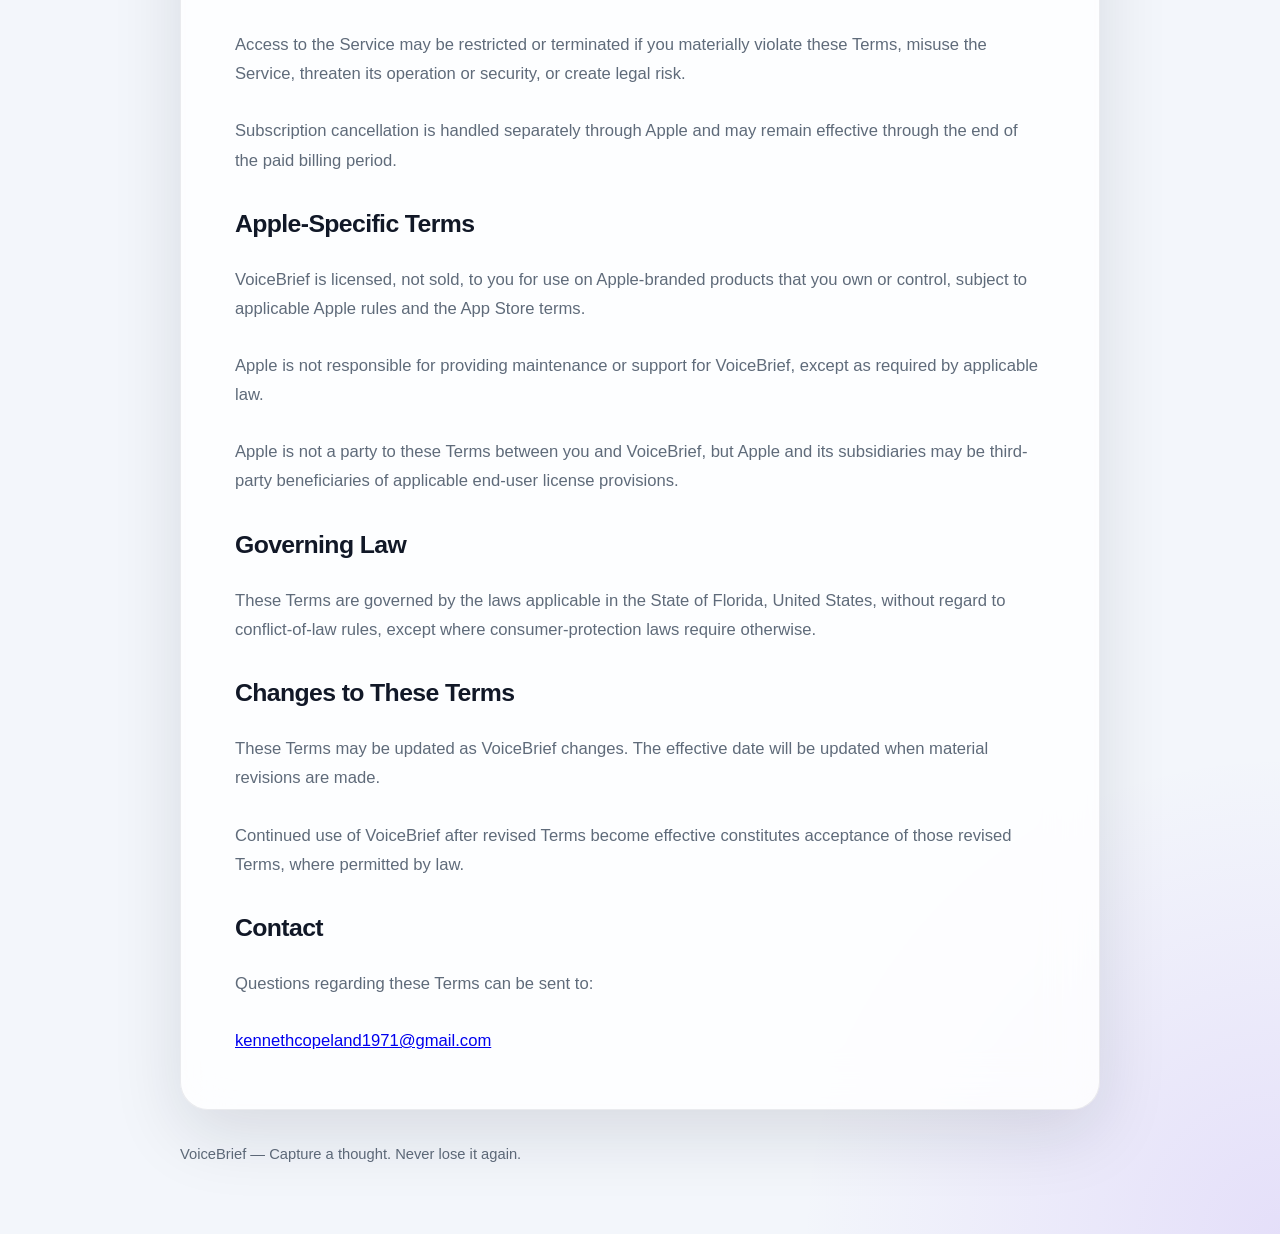
<file: terms.html>
<!DOCTYPE html>
<html lang="en">
<head>
    <meta charset="UTF-8">
    <meta name="viewport" content="width=device-width, initial-scale=1.0">

    <title>VoiceBrief Terms of Service</title>

    <meta
        name="description"
        content="Terms of Service for VoiceBrief, the AI-powered voice note app for iPhone and Apple Watch."
    >

    <link rel="stylesheet" href="style.css">
</head>

<body>

<main class="container policy-page">

    <nav class="site-nav" aria-label="Primary navigation">
        <a href="index.html">Home</a>
        <a href="privacy.html">Privacy</a>
        <a href="terms.html">Terms</a>
        <a href="support.html">Support</a>
    </nav>

    <article class="policy-card">

        <h1>Terms of Service</h1>

        <p>
            <strong>Effective date: July 12, 2026</strong>
        </p>

        <p>
            These Terms of Service govern your use of the VoiceBrief mobile
            application, website, AI services, and related features
            collectively referred to as the “Service.”
        </p>

        <p>
            By downloading, accessing, purchasing, or using VoiceBrief, you
            agree to these Terms. If you do not agree, do not use the Service.
        </p>

        <h2>About VoiceBrief</h2>

        <p>
            VoiceBrief allows users to record audio, create transcripts,
            generate AI-assisted titles, summaries, and action items, and
            organize locally stored voice notes.
        </p>

        <p>
            Some features may require an internet connection, Apple services,
            third-party AI services, or an active VoiceBrief Pro subscription.
        </p>

        <h2>Eligibility</h2>

        <p>
            You must be legally capable of entering into a binding agreement
            in your jurisdiction to use the Service.
        </p>

        <p>
            VoiceBrief is not intended for children under 13. If you are under
            the age of legal majority where you live, you should use the
            Service only with the permission of a parent or legal guardian.
        </p>

        <h2>Free Features</h2>

        <p>
            VoiceBrief may provide free access to features including audio
            recording, playback, transcription, and a limited number of AI
            operations.
        </p>

        <p>
            Free-feature limits, allowances, availability, and functionality
            may change as the Service evolves. Material changes will be
            communicated through the app, website, or applicable store listing
            where reasonably appropriate.
        </p>

        <h2>VoiceBrief Pro Subscriptions</h2>

        <p>
            VoiceBrief Pro provides access to premium features that may include
            unlimited or expanded AI note generation and other advanced
            capabilities.
        </p>

        <p>
            Available subscription options may include:
        </p>

        <ul>
            <li>VoiceBrief Pro Monthly</li>
            <li>VoiceBrief Pro Yearly</li>
        </ul>

        <p>
            Subscription prices and billing periods are displayed before
            purchase and may vary by region, currency, taxes, and App Store
            pricing.
        </p>

        <p>
            VoiceBrief Pro subscriptions are processed through Apple and renew
            automatically unless cancelled before the end of the applicable
            subscription period.
        </p>

        <p>
            You can view, change, or cancel your subscription through your
            Apple Account subscription settings. Deleting VoiceBrief does not
            automatically cancel an active subscription.
        </p>

        <p>
            Refund requests and billing disputes are handled according to
            Apple’s applicable purchase and refund policies.
        </p>

        <h2>AI-Generated Content</h2>

        <p>
            VoiceBrief uses artificial intelligence to generate titles,
            summaries, action items, and other content from transcript text.
        </p>

        <p>
            AI-generated content may be incomplete, inaccurate, misleading, or
            unsuitable for a particular purpose. You are responsible for
            reviewing and verifying generated content before relying on it.
        </p>

        <p>
            VoiceBrief does not guarantee that AI-generated output will be
            accurate, complete, available, error-free, or appropriate for your
            intended use.
        </p>

        <p>
            Do not rely on VoiceBrief as a substitute for professional medical,
            legal, financial, safety, emergency, or other specialized advice.
        </p>

        <h2>Your Recordings and Content</h2>

        <p>
            You retain ownership of recordings, transcripts, notes, and other
            content that you create using VoiceBrief.
        </p>

        <p>
            You grant VoiceBrief and its service providers only the limited
            rights necessary to process your content and provide the features
            you request.
        </p>

        <p>
            You are responsible for ensuring that you have the legal right and
            any necessary consent to record conversations, meetings, or other
            people. Recording laws vary by location.
        </p>

        <p>
            Do not use VoiceBrief to record, upload, process, or distribute
            content that is unlawful, infringing, abusive, threatening,
            fraudulent, or otherwise harmful.
        </p>

        <h2>Local Storage and Backups</h2>

        <p>
            In the current version, audio recordings and saved note data are
            primarily stored locally on your device.
        </p>

        <p>
            You are responsible for maintaining appropriate device backups.
            Removing the app, deleting data, losing the device, resetting the
            device, or experiencing device failure may result in permanent
            loss of locally stored content.
        </p>

        <p>
            VoiceBrief does not guarantee recovery of deleted, damaged, or
            unavailable recordings or notes.
        </p>

        <h2>Acceptable Use</h2>

        <p>You agree not to:</p>

        <ul>
            <li>Use the Service in violation of applicable laws</li>

            <li>
                Attempt to access systems, accounts, data, or services without
                authorization
            </li>

            <li>
                Interfere with, disrupt, overload, reverse engineer, or misuse
                the Service
            </li>

            <li>
                Use automated systems to abuse, scrape, or excessively consume
                the Service
            </li>

            <li>
                Circumvent subscriptions, usage limits, access controls, or
                security protections
            </li>

            <li>
                Use the Service to violate another person’s privacy,
                intellectual-property rights, or legal rights
            </li>
        </ul>

        <h2>Third-Party Services</h2>

        <p>
            VoiceBrief depends on third-party services that may include Apple,
            OpenAI, cloud-hosting providers, and internet-service providers.
        </p>

        <p>
            Those services are governed by their own terms and privacy
            practices. VoiceBrief is not responsible for outages, changes,
            delays, errors, or actions caused by third-party services.
        </p>

        <h2>Service Availability</h2>

        <p>
            VoiceBrief may change, update, suspend, limit, or discontinue any
            portion of the Service at any time.
        </p>

        <p>
            We do not guarantee uninterrupted access, continuous availability,
            compatibility with every device, or permanent support for every
            feature.
        </p>

        <h2>Intellectual Property</h2>

        <p>
            VoiceBrief, its branding, visual design, software, website,
            documentation, and related materials are protected by applicable
            intellectual-property laws.
        </p>

        <p>
            These Terms do not grant you ownership of VoiceBrief software,
            branding, or proprietary technology.
        </p>

        <h2>Disclaimer of Warranties</h2>

        <p>
            To the fullest extent permitted by law, VoiceBrief is provided
            “as is” and “as available,” without warranties of any kind,
            whether express, implied, or statutory.
        </p>

        <p>
            We disclaim implied warranties including merchantability, fitness
            for a particular purpose, accuracy, non-infringement, reliability,
            and availability to the extent permitted by law.
        </p>

        <h2>Limitation of Liability</h2>

        <p>
            To the fullest extent permitted by law, VoiceBrief and its owner,
            developers, contractors, and service providers will not be liable
            for indirect, incidental, special, consequential, exemplary, or
            punitive damages.
        </p>

        <p>
            This includes damages arising from lost recordings, lost notes,
            missed action items, inaccurate transcripts, AI-generated content,
            service interruption, device failure, or loss of data, revenue,
            profits, or opportunities.
        </p>

        <p>
            Where liability cannot legally be excluded, total liability will
            be limited to the amount you paid for VoiceBrief during the twelve
            months immediately before the event giving rise to the claim.
        </p>

        <h2>Indemnification</h2>

        <p>
            To the extent permitted by law, you agree to indemnify and hold
            harmless VoiceBrief and its owner, developers, contractors, and
            service providers from claims, losses, liabilities, and expenses
            arising from your misuse of the Service, violation of these Terms,
            or infringement of another person’s rights.
        </p>

        <h2>Termination</h2>

        <p>
            You may stop using VoiceBrief at any time.
        </p>

        <p>
            Access to the Service may be restricted or terminated if you
            materially violate these Terms, misuse the Service, threaten its
            operation or security, or create legal risk.
        </p>

        <p>
            Subscription cancellation is handled separately through Apple and
            may remain effective through the end of the paid billing period.
        </p>

        <h2>Apple-Specific Terms</h2>

        <p>
            VoiceBrief is licensed, not sold, to you for use on Apple-branded
            products that you own or control, subject to applicable Apple rules
            and the App Store terms.
        </p>

        <p>
            Apple is not responsible for providing maintenance or support for
            VoiceBrief, except as required by applicable law.
        </p>

        <p>
            Apple is not a party to these Terms between you and VoiceBrief,
            but Apple and its subsidiaries may be third-party beneficiaries of
            applicable end-user license provisions.
        </p>

        <h2>Governing Law</h2>

        <p>
            These Terms are governed by the laws applicable in the State of
            Florida, United States, without regard to conflict-of-law rules,
            except where consumer-protection laws require otherwise.
        </p>

        <h2>Changes to These Terms</h2>

        <p>
            These Terms may be updated as VoiceBrief changes. The effective
            date will be updated when material revisions are made.
        </p>

        <p>
            Continued use of VoiceBrief after revised Terms become effective
            constitutes acceptance of those revised Terms, where permitted by
            law.
        </p>

        <h2>Contact</h2>

        <p>
            Questions regarding these Terms can be sent to:
        </p>

        <p>
            <a href="mailto:kennethcopeland1971@gmail.com">
                kennethcopeland1971@gmail.com
            </a>
        </p>

    </article>

    <footer class="footer">
        VoiceBrief — Capture a thought. Never lose it again.
    </footer>

</main>

</body>
</html>
</file>
<file: style.css>
:root {
    color-scheme: light dark;

    --background: #f3f6fb;
    --surface: rgba(255, 255, 255, 0.82);
    --surface-strong: #ffffff;
    --text: #111827;
    --muted: #5f6b7a;
    --primary: #168cff;
    --primary-dark: #086fd6;
    --border: rgba(15, 23, 42, 0.08);
    --shadow: 0 24px 70px rgba(15, 23, 42, 0.12);
}

* {
    box-sizing: border-box;
}

html {
    scroll-behavior: smooth;
}

body {
    margin: 0;
    min-height: 100vh;
    font-family: -apple-system, BlinkMacSystemFont, "Segoe UI", sans-serif;
    color: var(--text);
    background:
        radial-gradient(circle at top left, rgba(22, 140, 255, 0.18), transparent 34rem),
        radial-gradient(circle at bottom right, rgba(124, 58, 237, 0.12), transparent 30rem),
        var(--background);
}

.container {
    width: min(920px, calc(100% - 32px));
    min-height: 100vh;
    margin: 0 auto;
    padding: 72px 0;
    display: flex;
    flex-direction: column;
    justify-content: center;
}

.container::before {
    content: "✦";
    display: grid;
    place-items: center;
    width: 88px;
    height: 88px;
    margin-bottom: 28px;
    border-radius: 28px;
    color: white;
    font-size: 42px;
    font-weight: 700;
    background: linear-gradient(145deg, var(--primary), #7c3aed);
    box-shadow: 0 18px 40px rgba(22, 140, 255, 0.28);
}

h1 {
    margin: 0 0 18px;
    font-size: clamp(3rem, 8vw, 6.3rem);
    line-height: 0.96;
    letter-spacing: -0.065em;
}

h2 {
    max-width: 780px;
    margin: 0;
    font-size: clamp(2rem, 5vw, 4.25rem);
    line-height: 1.06;
    letter-spacing: -0.045em;
}

h2 br + * {
    color: var(--primary);
}

p {
    max-width: 680px;
    margin: 28px 0 0;
    font-size: clamp(1.1rem, 2vw, 1.35rem);
    line-height: 1.7;
    color: var(--muted);
}

.buttons {
    display: flex;
    flex-wrap: wrap;
    gap: 14px;
    margin-top: 38px;
}

.buttons a {
    display: inline-flex;
    align-items: center;
    justify-content: center;
    min-height: 54px;
    padding: 0 22px;
    border: 1px solid var(--border);
    border-radius: 16px;
    color: var(--text);
    background: var(--surface);
    box-shadow: 0 10px 30px rgba(15, 23, 42, 0.06);
    text-decoration: none;
    font-size: 1rem;
    font-weight: 700;
    backdrop-filter: blur(20px);
    -webkit-backdrop-filter: blur(20px);
    transition:
        transform 160ms ease,
        box-shadow 160ms ease,
        background 160ms ease;
}

.buttons a:first-child {
    color: white;
    border-color: transparent;
    background: linear-gradient(145deg, var(--primary), var(--primary-dark));
}

.buttons a:hover {
    transform: translateY(-2px);
    box-shadow: 0 16px 34px rgba(15, 23, 42, 0.12);
}

.buttons a:active {
    transform: translateY(0);
}

.policy-page {
    justify-content: flex-start;
}

.policy-card {
    padding: clamp(24px, 5vw, 54px);
    border: 1px solid var(--border);
    border-radius: 28px;
    background: var(--surface);
    box-shadow: var(--shadow);
    backdrop-filter: blur(24px);
    -webkit-backdrop-filter: blur(24px);
}

.policy-card h1 {
    font-size: clamp(2.4rem, 6vw, 4.5rem);
}

.policy-card h2 {
    margin-top: 36px;
    font-size: 1.55rem;
    letter-spacing: -0.025em;
}

.policy-card p,
.policy-card li {
    max-width: none;
    font-size: 1.04rem;
    line-height: 1.75;
    color: var(--muted);
}

.policy-card ul {
    padding-left: 22px;
}

.site-nav {
    display: flex;
    flex-wrap: wrap;
    gap: 12px;
    margin-bottom: 28px;
}

.site-nav a {
    color: var(--muted);
    text-decoration: none;
    font-weight: 700;
}

.site-nav a:hover {
    color: var(--primary);
}

.footer {
    margin-top: 36px;
    color: var(--muted);
    font-size: 0.92rem;
}

@media (max-width: 640px) {
    .container {
        padding: 42px 0;
    }

    .container::before {
        width: 72px;
        height: 72px;
        border-radius: 22px;
        font-size: 34px;
    }

    .buttons {
        flex-direction: column;
    }

    .buttons a {
        width: 100%;
    }
}

@media (prefers-color-scheme: dark) {
    :root {
        --background: #090b10;
        --surface: rgba(29, 32, 40, 0.78);
        --surface-strong: #1d2028;
        --text: #f7f8fa;
        --muted: #a7afbd;
        --border: rgba(255, 255, 255, 0.08);
        --shadow: 0 24px 70px rgba(0, 0, 0, 0.4);
    }

    body {
        background:
            radial-gradient(circle at top left, rgba(22, 140, 255, 0.18), transparent 34rem),
            radial-gradient(circle at bottom right, rgba(124, 58, 237, 0.14), transparent 30rem),
            var(--background);
    }
}
</file>
